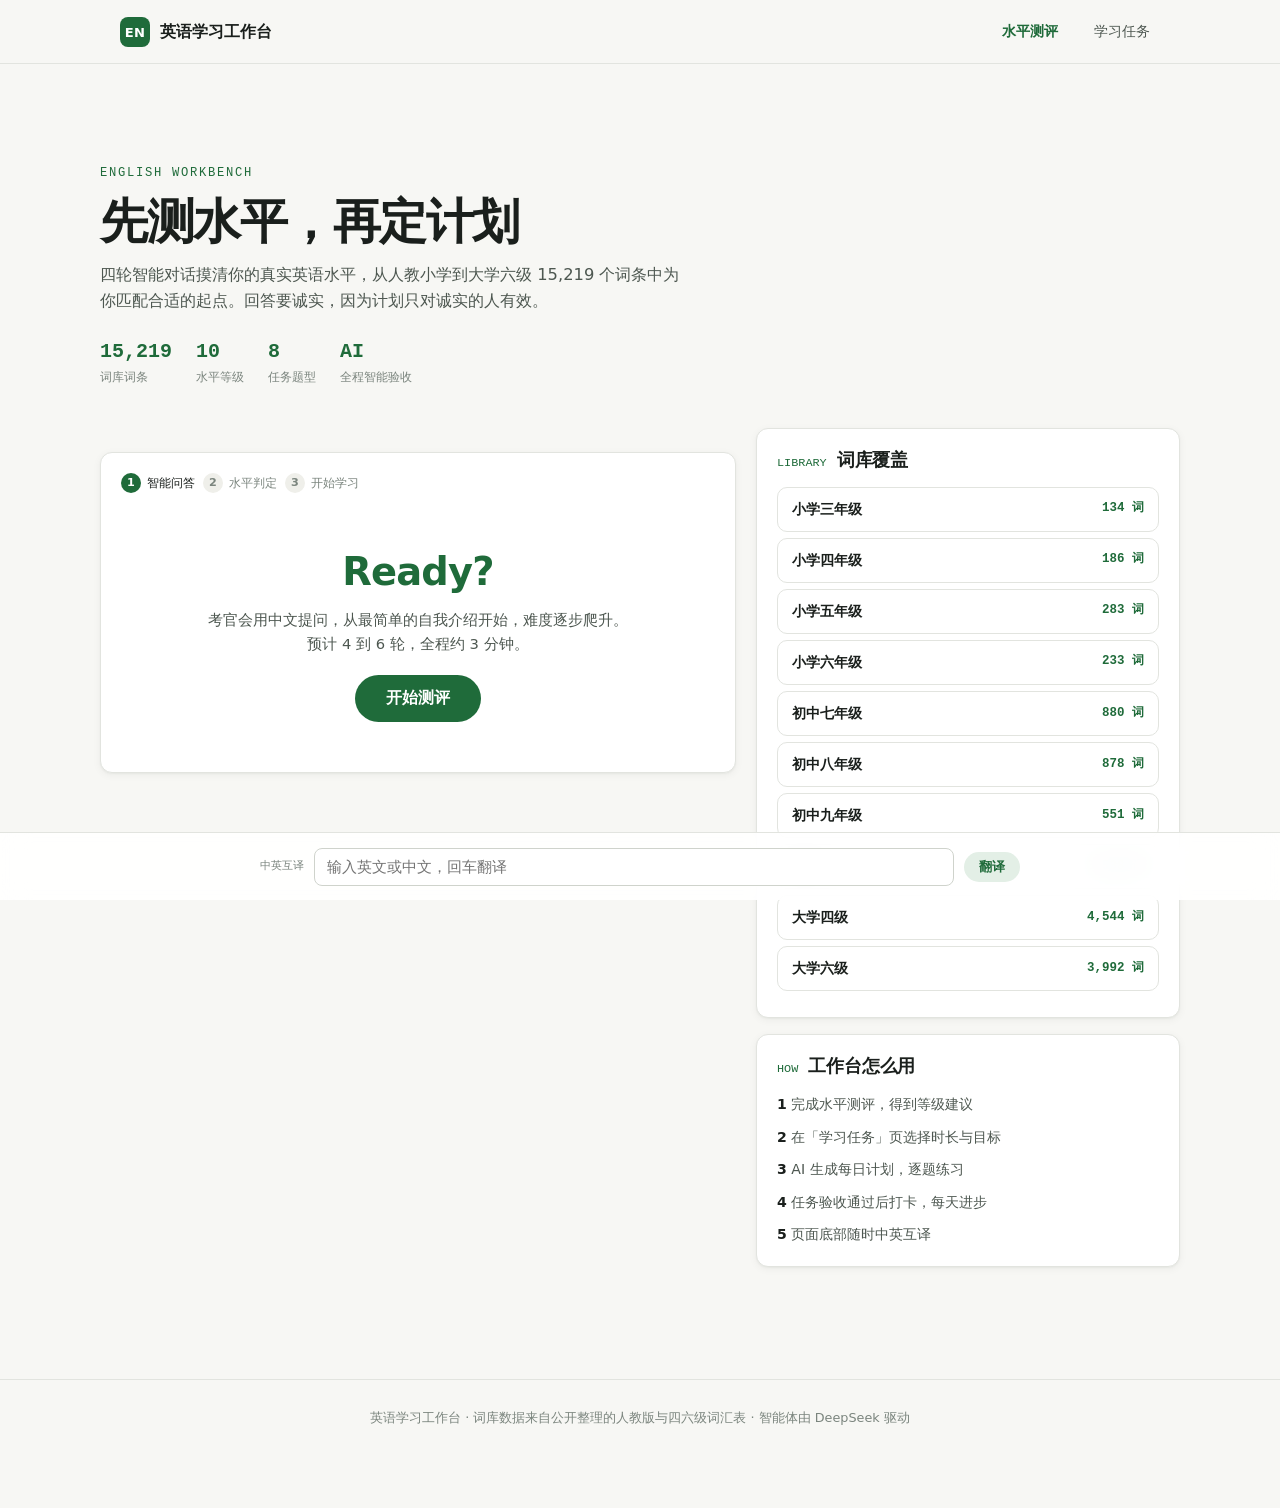
<file: index.html>
<!DOCTYPE html>
<html lang="zh-CN">
<head>
<meta charset="UTF-8">
<meta name="viewport" content="width=device-width, initial-scale=1.0">
<title>英语学习工作台 · 水平测评</title>
<link rel="stylesheet" href="styles.css">
<style>
.hero {
  padding: 56px 0 32px;
  max-width: 720px;
}
.hero .eyebrow {
  font-family: var(--font-mono); font-size: .76rem;
  color: var(--accent); letter-spacing: .14em; text-transform: uppercase;
  margin-bottom: 12px;
}
.hero h1 { font-size: clamp(2rem, 5vw, 3rem); font-weight: 800; letter-spacing: -0.03em; line-height: 1.1; }
.hero .sub { margin-top: 14px; font-size: 1.02rem; }
.hero-meta { display: flex; gap: 24px; margin-top: 22px; flex-wrap: wrap; }
.hero-meta .stat { display: flex; flex-direction: column; }
.hero-meta .stat b { font-family: var(--font-mono); font-size: 1.25rem; color: var(--accent); }
.hero-meta .stat span { font-size: .76rem; color: var(--ink-3); }

/* 测评流程卡片 */
.step-card { margin-top: 24px; }
.steps { display: flex; gap: 8px; margin-bottom: 18px; flex-wrap: wrap; }
.step-dot { display: flex; align-items: center; gap: 6px; font-size: .78rem; color: var(--ink-3); }
.step-dot .n {
  width: 20px; height: 20px; border-radius: 50%; display: grid; place-items: center;
  background: var(--bg-inset); font-size: .7rem; font-weight: 700;
}
.step-dot.on { color: var(--ink); }
.step-dot.on .n { background: var(--accent); color: #fff; }
.step-dot.done .n { background: var(--accent-soft); color: var(--accent); }

/* 测评入口 */
.assess-start { text-align: center; padding: 30px 10px; }
.assess-start .big { font-size: 2.4rem; font-weight: 800; color: var(--accent); letter-spacing: -0.02em; margin-bottom: 6px; }
.assess-start p { color: var(--ink-2); font-size: .92rem; max-width: 420px; margin: 0 auto 20px; }

/* 结果区 */
.result-wrap { margin-top: 20px; }

/* 右侧: 学情概览 */
.side-stack { display: flex; flex-direction: column; gap: 16px; }

/* 词库悬浮按钮 */
.lib-btn {
  display: flex; align-items: center; justify-content: space-between;
  padding: 10px 14px; margin-bottom: 6px;
  background: var(--bg-elevated);
  border: 1px solid var(--line);
  border-radius: 10px;
  text-decoration: none;
  transition: all .18s ease;
}
.lib-btn:hover {
  border-color: var(--accent);
  background: var(--accent-softer);
  transform: translateY(-1px);
  box-shadow: 0 2px 10px rgba(31, 107, 58, .12);
}
.lib-btn .lib-name { color: var(--ink); font-size: .9rem; font-weight: 600; }
.lib-btn .lib-count { font-family: var(--font-mono); font-size: .78rem; color: var(--accent); font-weight: 700; }
.lib-btn:hover .lib-count { color: var(--accent-strong); }

@media (min-width: 860px) {
  .hero { padding: 72px 0 40px; }
}
</style>
</head>
<body>

<nav class="nav">
  <div class="container nav-inner">
    <div class="brand"><span class="brand-mark">EN</span>英语学习工作台</div>
    <div class="nav-spacer"></div>
    <a class="nav-link active" href="index.html">水平测评</a>
    <a class="nav-link" href="study.html">学习任务</a>
    <span id="navLevel" class="badge-level" style="display:none"></span>
  </div>
</nav>

<main class="container page">

  <!-- Hero -->
  <section class="hero">
    <div class="eyebrow">English Workbench</div>
    <h1>先测水平，再定计划</h1>
    <p class="sub">四轮智能对话摸清你的真实英语水平，从人教小学到大学六级 15,219 个词条中为你匹配合适的起点。回答要诚实，因为计划只对诚实的人有效。</p>
    <div class="hero-meta">
      <div class="stat"><b>15,219</b><span>词库词条</span></div>
      <div class="stat"><b>10</b><span>水平等级</span></div>
      <div class="stat"><b>8</b><span>任务题型</span></div>
      <div class="stat"><b>AI</b><span>全程智能验收</span></div>
    </div>
  </section>

  <div class="grid g2" style="align-items:start">

    <!-- 左: 测评主流程 -->
    <div>
      <section class="card step-card" id="assessCard">
        <div class="steps" id="steps">
          <div class="step-dot on" data-step="1"><span class="n">1</span>智能问答</div>
          <div class="step-dot" data-step="2"><span class="n">2</span>水平判定</div>
          <div class="step-dot" data-step="3"><span class="n">3</span>开始学习</div>
        </div>

        <!-- 起始 -->
        <div id="assessStart">
          <div class="assess-start">
            <div class="big">Ready?</div>
            <p>考官会用中文提问，从最简单的自我介绍开始，难度逐步爬升。预计 4 到 6 轮，全程约 3 分钟。</p>
            <button class="btn btn-primary btn-lg" onclick="startAssess()">开始测评</button>
          </div>
        </div>

        <!-- 对话 -->
        <div id="assessChat" style="display:none">
          <div class="chat" id="chatBox"></div>
          <div class="chat-input-row">
            <input class="input" id="chatInput" placeholder="输入你的回答，回车发送" onkeydown="if(event.key==='Enter')sendAnswer()">
            <button class="btn btn-primary" id="sendBtn" onclick="sendAnswer()">发送</button>
          </div>
          <div style="margin-top:10px; text-align:right">
            <button class="btn btn-ghost btn-sm" onclick="finishAssess()">直接出结果</button>
          </div>
        </div>

        <!-- 结果 -->
        <div id="assessResult" style="display:none"></div>
      </section>

      <div id="assessError"></div>
    </div>

    <!-- 右: 学情概览 -->
    <aside class="side-stack">
      <section class="card">
        <div class="section-title"><span class="idx">LIBRARY</span><h2>词库覆盖</h2></div>
        <div id="levelStats"><div class="loading-block"><span class="spinner"></span>加载词库统计</div></div>
      </section>
      <section class="card">
        <div class="section-title"><span class="idx">HOW</span><h2>工作台怎么用</h2></div>
        <div style="display:flex;flex-direction:column;gap:10px;font-size:.88rem;color:var(--ink-2)">
          <div><b style="color:var(--ink)">1</b> 完成水平测评，得到等级建议</div>
          <div><b style="color:var(--ink)">2</b> 在「学习任务」页选择时长与目标</div>
          <div><b style="color:var(--ink)">3</b> AI 生成每日计划，逐题练习</div>
          <div><b style="color:var(--ink)">4</b> 任务验收通过后打卡，每天进步</div>
          <div><b style="color:var(--ink)">5</b> 页面底部随时中英互译</div>
        </div>
      </section>
    </aside>
  </div>

</main>

<!-- 底部翻译栏 -->
<div class="translate-bar">
  <div class="translate-inner">
    <span class="translate-dir">中英互译</span>
    <input class="input" id="transInput" placeholder="输入英文或中文，回车翻译" onkeydown="if(event.key==='Enter')doTranslate()">
    <button class="btn btn-soft btn-sm" onclick="doTranslate()">翻译</button>
  </div>
  <div class="translate-result" id="transResult">
    <div class="t-text" id="transSrc"></div>
    <div class="t-out" id="transOut"></div>
  </div>
</div>

<footer class="footer">英语学习工作台 · 词库数据来自公开整理的人教版与四六级词汇表 · 智能体由 DeepSeek 驱动</footer>

<script src="app.js"></script>
<script>
let chatHistory = [];
let assessing = false;
let navLevelEl = $("#navLevel");

// 载入词库概览
loadLevelIndex().then(d => {
  const stats = d.levels || {};
  const ls = $("#levelStats");
  ls.innerHTML = Object.entries(stats).map(([k, v]) => `
    <a class="lib-btn" href="words.html?level=${k}" title="点击浏览 ${v.name} 词库">
      <span class="lib-name">${v.name}</span>
      <span class="lib-count">${v.count.toLocaleString()} 词</span>
    </a>`).join("");
}).catch(() => { $("#levelStats").innerHTML = '<div class="empty">词库加载失败</div>'; });

// 已有水平则显示
{
  const st = loadState();
  if (st.user && st.user.level_name) {
    navLevelEl.textContent = "当前 " + st.user.level_name;
    navLevelEl.style.display = "inline-block";
  }
}

function addMsg(role, text) {
  const box = $("#chatBox");
  const div = document.createElement("div");
  div.className = "msg " + (role === "ai" ? "ai" : "me");
  div.textContent = text;
  box.appendChild(div);
  box.scrollTop = box.scrollHeight;
  return div;
}
function addTyping() {
  const box = $("#chatBox");
  const div = document.createElement("div");
  div.className = "msg ai typing";
  div.textContent = "思考中";
  box.appendChild(div);
  box.scrollTop = box.scrollHeight;
  return div;
}

function startAssess() {
  $("#assessStart").style.display = "none";
  $("#assessChat").style.display = "block";
  $("#chatInput").focus();
  assessing = true;
  setStep(1);
  askAI();
}

function setStep(n) {
  document.querySelectorAll(".step-dot").forEach(el => {
    const s = parseInt(el.dataset.step);
    el.classList.toggle("on", s === n);
    el.classList.toggle("done", s < n);
  });
}

async function askAI() {
  $("#sendBtn").disabled = true;
  $("#chatInput").disabled = true;
  const typing = addTyping();
  try {
    const d = await ai("/api/assess", { messages: chatHistory, final: false });
    typing.remove();
    if (d.reply) {
      addMsg("ai", d.reply);
      chatHistory.push({ role: "assistant", content: d.reply });
    }
  } catch (e) {
    typing.textContent = "AI 服务错误: " + (e.message || e);
  }
  $("#sendBtn").disabled = false;
  $("#chatInput").disabled = false;
  $("#chatInput").focus();
}

async function sendAnswer() {
  const input = $("#chatInput");
  const text = input.value.trim();
  if (!text) return;
  input.value = "";
  addMsg("me", text);
  chatHistory.push({ role: "user", content: text });
  await askAI();
}

async function finishAssess() {
  if (!chatHistory.length) {
    addMsg("ai", "我们还没开始对话。先回答第一题，或直接点「开始测评」重新开始。");
    return;
  }
  setStep(2);
  $("#sendBtn").disabled = true;
  $("#chatInput").disabled = true;
  const typing = addTyping();
  typing.textContent = "正在判定你的水平";
  try {
    const d = await ai("/api/assess", { messages: chatHistory, final: true });
    typing.remove();
    if (d.result) {
      renderResult(d.result);
      const st = loadState();
      st.user.level = d.result.level;
      st.user.level_name = d.result.level_name;
      st.user.assessed_at = new Date().toISOString();
      saveState(st);
    }
  } catch (e) {
    typing.textContent = "AI 服务错误: " + (e.message || e);
  }
  $("#sendBtn").disabled = false;
  $("#chatInput").disabled = false;
}

function renderResult(r) {
  const wrap = $("#assessResult");
  const strengths = (r.strengths || []).map(s => '<span class="pill ok">' + s + "</span>").join("");
  const weaks = (r.weaknesses || []).map(w => '<span class="pill warn">' + w + "</span>").join("");
  const tasks = (r.recommended_tasks || []).map(t => '<span class="pill">' + t + "</span>").join("");
  wrap.style.display = "block";
  wrap.innerHTML = `
    <div class="result-hero">
      <div style="font-size:.8rem;color:var(--ink-2);margin-bottom:4px">测评结果</div>
      <div class="result-level">${r.level_name || "未定"}</div>
      <p style="margin-top:8px;font-size:.92rem;color:var(--ink-2)">${r.summary || ""}</p>
      ${strengths ? '<div class="pill-row"><span style="font-size:.78rem;color:var(--ink-3);align-self:center">优势</span>' + strengths + "</div>" : ""}
      ${weaks ? '<div class="pill-row"><span style="font-size:.78rem;color:var(--ink-3);align-self:center">短板</span>' + weaks + "</div>" : ""}
      ${tasks ? '<div class="pill-row"><span style="font-size:.78rem;color:var(--ink-3);align-self:center">建议</span>' + tasks + "</div>" : ""}
      <div style="margin-top:18px;display:flex;gap:10px;flex-wrap:wrap">
        <button class="btn btn-primary" onclick="goStudy('${r.level || "cet4"}')">按此水平布置任务</button>
        <button class="btn btn-ghost" onclick="restartAssess()">重新测评</button>
      </div>
    </div>`;
  setStep(3);
  navLevelEl.textContent = "当前 " + (r.level_name || "");
  navLevelEl.style.display = "inline-block";
}

function restartAssess() {
  chatHistory = [];
  $("#assessResult").innerHTML = "";
  $("#assessResult").style.display = "none";
  $("#chatBox").innerHTML = "";
  $("#assessChat").style.display = "none";
  $("#assessStart").style.display = "block";
  setStep(1);
}

function goStudy(level) {
  window.location.href = "study.html?level=" + level;
}

// ---- 翻译栏 ----
const transResult = $("#transResult");
async function doTranslate() {
  const input = $("#transInput");
  const text = input.value.trim();
  if (!text) return;
  transResult.classList.remove("show");
  try {
    const d = await translate(text);
    if (d.translated) {
      $("#transSrc").textContent = (d.direction === "zh2en" ? "中译英" : "英译中") + " · " + text;
      $("#transOut").textContent = d.translated;
      transResult.classList.add("show");
    }
  } catch (e) {
    $("#transOut").textContent = "翻译失败: " + (e.message || e);
    $("#transSrc").textContent = "";
    transResult.classList.add("show");
  }
}
// 点击其他区域收起翻译结果
document.addEventListener("click", (e) => {
  if (!e.target.closest(".translate-bar") && !e.target.closest(".translate-result")) {
    transResult.classList.remove("show");
  }
});
</script>
</body>
</html>
</file>
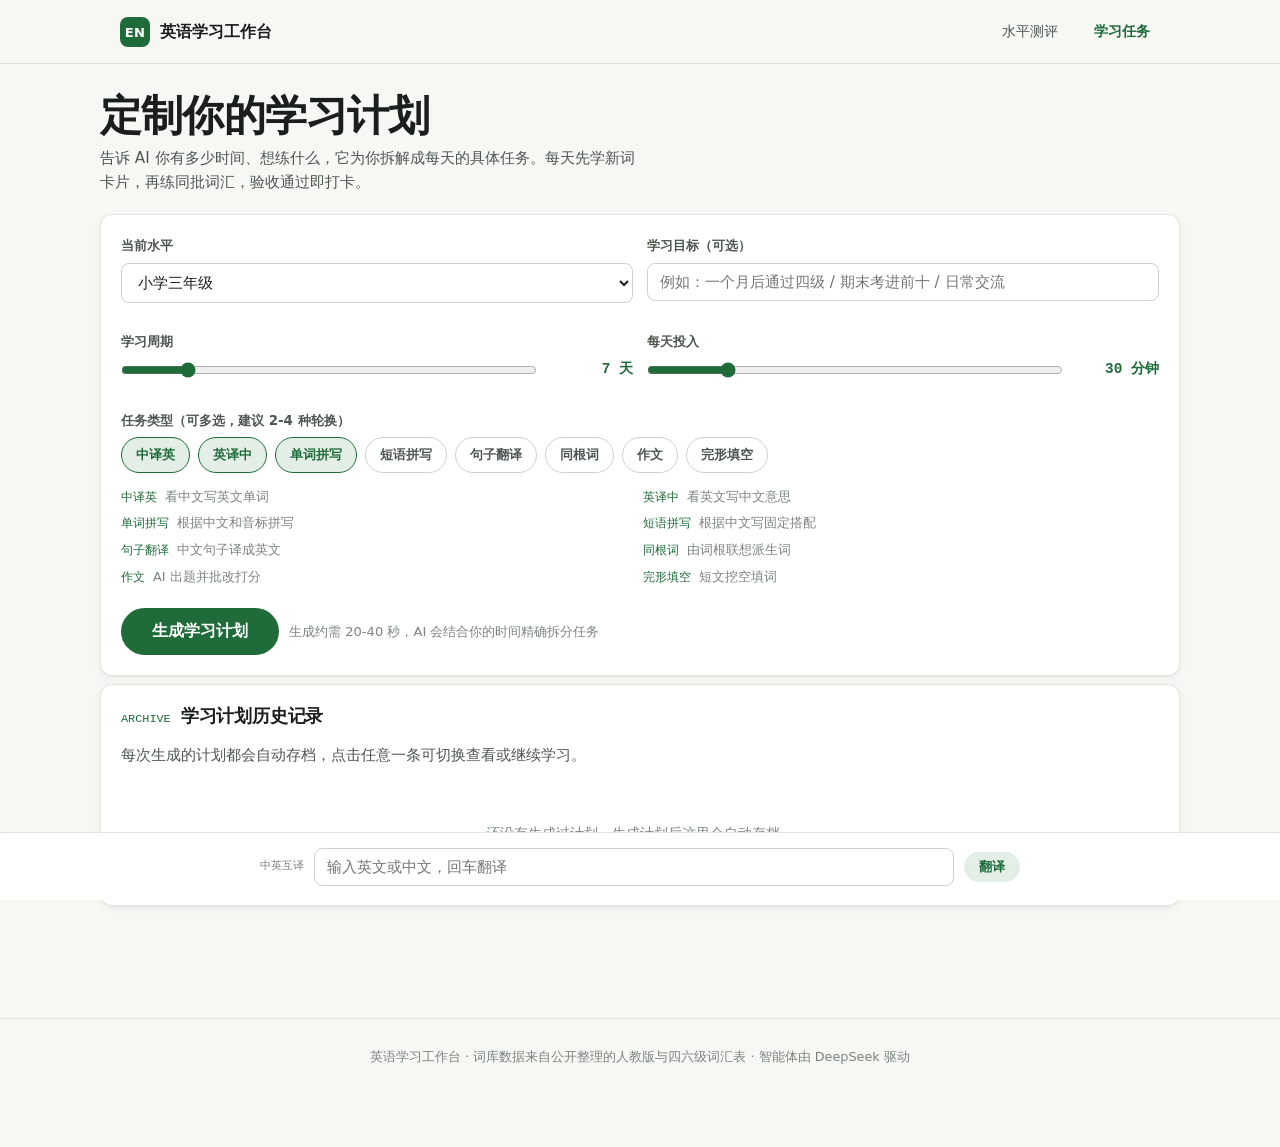
<file: study.html>
<!DOCTYPE html>
<html lang="zh-CN">
<head>
<meta charset="UTF-8">
<meta name="viewport" content="width=device-width, initial-scale=1.0">
<title>英语学习工作台 · 学习任务</title>
<link rel="stylesheet" href="styles.css">
<style>
/* 计划头部 */
.plan-hero {
  background: linear-gradient(135deg, var(--accent-soft), var(--accent-softer));
  border: 1px solid color-mix(in srgb, var(--accent) 30%, transparent);
  border-radius: var(--radius-card);
  padding: 20px 24px;
  margin-bottom: 20px;
}
.plan-hero h2 { font-size: 1.25rem; font-weight: 750; }
.plan-hero .meta { color: var(--ink-2); font-size: .86rem; margin-top: 6px; display: flex; gap: 16px; flex-wrap: wrap; }
.plan-hero .meta b { color: var(--accent); }

/* 设置区 */
.setup-grid { display: grid; grid-template-columns: 1fr; gap: 14px; }
@media (min-width: 720px) {
  .setup-grid { grid-template-columns: 1fr 1fr; }
  .setup-full { grid-column: 1 / -1; }
}
.range-row { display: flex; align-items: center; gap: 12px; }
.range-row input[type=range] { flex: 1; accent-color: var(--accent); }
.range-val { font-family: var(--font-mono); font-size: .9rem; font-weight: 700; color: var(--accent); min-width: 84px; text-align: right; }

/* 任务类型说明 */
.type-legend { display: grid; grid-template-columns: 1fr; gap: 6px; margin-top: 8px; font-size: .8rem; color: var(--ink-3); }
@media (min-width: 720px) { .type-legend { grid-template-columns: 1fr 1fr; } }
.type-legend div { display: flex; gap: 8px; align-items: baseline; }
.type-legend code { font-family: var(--font-mono); font-size: .74rem; color: var(--accent); }

/* 阶段条 */
.phase-row { display: flex; gap: 8px; margin-bottom: 18px; flex-wrap: wrap; }
.phase {
  flex: 1; min-width: 120px;
  display: flex; align-items: center; gap: 10px;
  padding: 10px 14px; border-radius: var(--radius-card);
  border: 1px solid var(--line-strong); background: var(--bg-elevated);
  font-size: .86rem; color: var(--ink-3);
}
.phase .pn {
  width: 24px; height: 24px; border-radius: 50%; flex: 0 0 24px;
  display: grid; place-items: center; font-size: .74rem; font-weight: 700;
  background: var(--bg-inset);
}
.phase.on { border-color: var(--accent); color: var(--ink); }
.phase.on .pn { background: var(--accent); color: #fff; }
.phase.done { border-color: color-mix(in srgb, var(--ok) 45%, transparent); color: var(--ok); }
.phase.done .pn { background: var(--ok-bg); color: var(--ok); }
.phase .pl { font-weight: 650; }
.phase .ps { display: block; font-size: .72rem; color: var(--ink-3); }

/* 学习卡片 */
.learn-grid { display: grid; grid-template-columns: 1fr; gap: 14px; }
@media (min-width: 720px) { .learn-grid { grid-template-columns: 1fr 1fr; } }
.learn-card {
  background: var(--bg-elevated); border: 1px solid var(--line);
  border-radius: var(--radius-card); padding: 16px; cursor: pointer;
  transition: border-color .18s ease, box-shadow .18s ease;
}
.learn-card:hover { border-color: var(--accent); box-shadow: var(--shadow-1); }
.learn-card .lc-top { display: flex; align-items: center; gap: 8px; margin-bottom: 6px; }
.learn-card .lc-word { font-size: 1.35rem; font-weight: 800; letter-spacing: -0.01em; flex: 1; }
.learn-card .lc-phonetic { font-family: var(--font-mono); font-size: .82rem; color: var(--ink-2); }
.learn-card .lc-pos { font-size: .74rem; color: var(--ink-3); }
.learn-card .lc-cn { font-size: .92rem; margin: 4px 0 10px; min-height: 22px; }
.learn-card .lc-hidden { display: none; }
.learn-card.flipped .lc-hidden { display: block; }
.learn-card.flipped { border-color: var(--accent); }
.learn-card.flipped .lc-front { display: none; }
.learn-detail { font-size: .8rem; color: var(--ink-2); margin-top: 6px; line-height: 1.7; }
.learn-detail b { color: var(--ink); font-weight: 650; }
.learn-detail .phrase-item { display: block; }
.learn-detail .sent-item { display: block; margin-top: 2px; }
.learn-detail .rem { display: block; margin-top: 6px; padding: 8px 10px; background: var(--accent-softer); border-radius: 6px; color: var(--ink); font-size: .78rem; border-left: 3px solid var(--accent); }
.learn-card .lc-hint { font-size: .72rem; color: var(--ink-3); margin-top: 10px; }

/* 学习卡评分条 */
.learn-rate { display: flex; gap: 8px; margin-top: 10px; }
.rate-btn { flex: 1; border: 1px solid var(--line-strong); background: var(--bg-elevated); border-radius: 8px; padding: 8px 0; font-size: .82rem; cursor: pointer; transition: all .15s ease; }
.rate-btn:hover { transform: translateY(-1px); }
.rate-btn.good { color: var(--ok); }
.rate-btn.good:hover, .rate-btn.good.sel { background: var(--ok-bg); border-color: var(--ok); font-weight: 650; }
.rate-btn.hard { color: var(--warn); }
.rate-btn.hard:hover, .rate-btn.hard.sel { background: var(--warn-bg); border-color: var(--warn); font-weight: 650; }
.rate-btn.again { color: var(--bad); }
.rate-btn.again:hover, .rate-btn.again.sel { background: var(--bad-bg); border-color: var(--bad); font-weight: 650; }
.rate-btn:disabled { opacity: .5; cursor: default; transform: none; }

/* 发音按钮 */
.speak-btn {
  border: 1px solid var(--line-strong); background: var(--bg-elevated);
  border-radius: 50%; width: 34px; height: 34px; flex: 0 0 34px;
  display: grid; place-items: center; cursor: pointer; font-size: .9rem;
  color: var(--accent); transition: all .15s ease;
}
.speak-btn:hover { background: var(--accent-soft); border-color: var(--accent); }

/* 进度 */
.learn-progress { display: flex; align-items: center; gap: 10px; margin-bottom: 14px; }
.learn-progress .bar { flex: 1; height: 6px; background: var(--bg-inset); border-radius: 3px; overflow: hidden; }
.learn-progress .bar i { display: block; height: 100%; background: var(--accent); border-radius: 3px; transition: width .3s ease; }
.learn-progress .pct { font-family: var(--font-mono); font-size: .78rem; color: var(--accent); }

/* 作文要求 */
.writing-req {
  background: var(--accent-softer);
  border: 1px solid color-mix(in srgb, var(--accent) 25%, transparent);
  border-left: 3px solid var(--accent);
  border-radius: var(--radius-input);
  padding: 10px 14px;
  margin-bottom: 10px;
  font-size: .85rem;
  color: var(--ink-2);
  line-height: 1.8;
}
.writing-req div { color: var(--ink); }
.writing-req div::first-letter { color: var(--accent); font-weight: 700; }

/* 练习区 */
.quiz-toolbar { display: flex; align-items: center; gap: 10px; margin-bottom: 14px; flex-wrap: wrap; }
.quiz-toolbar .spacer { flex: 1; }
.cloze-passage {
  background: var(--bg-inset); border: 1px solid var(--line);
  border-radius: var(--radius-input); padding: 14px 16px;
  font-size: .95rem; line-height: 2; margin-bottom: 10px; white-space: pre-wrap;
}
.cloze-blanks { display: grid; grid-template-columns: 1fr; gap: 8px; }
@media (min-width: 720px) { .cloze-blanks { grid-template-columns: 1fr 1fr; } }
.cloze-blank { display: flex; align-items: center; gap: 8px; }
.cloze-blank label { font-family: var(--font-mono); font-size: .78rem; color: var(--accent); flex: 0 0 52px; }
.cloze-blank input { flex: 1; }

/* 打卡日历 */
.cal { display: flex; gap: 8px; overflow-x: auto; padding: 4px 0 8px; }
.cal-day { flex: 0 0 46px; text-align: center; }
.cal-dot { width: 42px; height: 42px; margin: 0 auto 4px; border-radius: 12px; display: grid; place-items: center; font-family: var(--font-mono); font-size: .82rem; font-weight: 700; border: 1px solid var(--line-strong); color: var(--ink-2); }
.cal-dot.done { background: var(--ok-bg); border-color: color-mix(in srgb, var(--ok) 40%, transparent); color: var(--ok); }
.cal-dot.today { border-color: var(--accent); box-shadow: 0 0 0 2px color-mix(in srgb, var(--accent) 25%, transparent); }
.cal-day small { font-size: .64rem; color: var(--ink-3); }

/* 积分 / 等级 / 徽章 */
.score-hero { display: flex; align-items: center; gap: 14px; padding: 14px 18px; }
.score-num { font-family: var(--font-mono); font-size: 1.7rem; font-weight: 800; color: var(--accent); }
.score-lv { font-size: .92rem; font-weight: 700; }
.score-next { font-size: .74rem; color: var(--ink-3); }
.score-bar { height: 5px; background: var(--bg-inset); border-radius: 3px; overflow: hidden; margin-top: 6px; }
.score-bar i { display: block; height: 100%; background: var(--accent); }
.badge-list { display: flex; flex-wrap: wrap; gap: 8px; }
.badge-item { display: inline-flex; align-items: center; gap: 6px; font-size: .76rem; padding: 5px 12px; border-radius: var(--radius-pill); background: var(--accent-soft); color: var(--accent); border: 1px solid color-mix(in srgb, var(--accent) 30%, transparent); }
.badge-item.locked { background: var(--bg-inset); color: var(--ink-3); border-color: var(--line); }

/* 复习区 */
.review-banner { display: flex; align-items: center; gap: 10px; padding: 10px 14px; background: var(--warn-bg); color: var(--warn); border-radius: var(--radius-input); font-size: .84rem; margin-bottom: 12px; }

.hidden { display: none !important; }
.fade-in { animation: rise .3s ease; }
</style>
</head>
<body>

<nav class="nav">
  <div class="container nav-inner">
    <div class="brand"><span class="brand-mark">EN</span>英语学习工作台</div>
    <div class="nav-spacer"></div>
    <a class="nav-link" href="index.html">水平测评</a>
    <a class="nav-link active" href="study.html">学习任务</a>
    <span id="navLevel" class="badge-level" style="display:none"></span>
  </div>
</nav>

<main class="container page">

  <!-- 第 1 步: 学习设置 -->
  <section id="setupSection">
    <h1 class="display" style="margin-bottom:6px">定制你的学习计划</h1>
    <p class="sub" style="margin-bottom:20px">告诉 AI 你有多少时间、想练什么，它为你拆解成每天的具体任务。每天先学新词卡片，再练同批词汇，验收通过即打卡。</p>

    <div class="card">
      <div class="setup-grid">
        <div class="field">
          <label for="selLevel">当前水平</label>
          <select class="select" id="selLevel"></select>
        </div>
        <div class="field">
          <label for="selGoal">学习目标（可选）</label>
          <input class="input" id="selGoal" placeholder="例如：一个月后通过四级 / 期末考进前十 / 日常交流">
        </div>
        <div class="field">
          <label>学习周期</label>
          <div class="range-row">
            <input type="range" id="selDays" min="3" max="30" value="7" oninput="updateRange('selDays','daysVal','天')">
            <span class="range-val" id="daysVal">7 天</span>
          </div>
        </div>
        <div class="field">
          <label>每天投入</label>
          <div class="range-row">
            <input type="range" id="selMin" min="10" max="120" step="5" value="30" oninput="updateRange('selMin','minVal','分钟')">
            <span class="range-val" id="minVal">30 分钟</span>
          </div>
        </div>
        <div class="field setup-full">
          <label>任务类型（可多选，建议 2-4 种轮换）</label>
          <div class="chips" id="typeChips">
            <label class="chip on"><input type="checkbox" value="cn2en" checked>中译英</label>
            <label class="chip on"><input type="checkbox" value="en2cn" checked>英译中</label>
            <label class="chip on"><input type="checkbox" value="spell" checked>单词拼写</label>
            <label class="chip"><input type="checkbox" value="phrase">短语拼写</label>
            <label class="chip"><input type="checkbox" value="sentence">句子翻译</label>
            <label class="chip"><input type="checkbox" value="relword">同根词</label>
            <label class="chip"><input type="checkbox" value="writing">作文</label>
            <label class="chip"><input type="checkbox" value="cloze">完形填空</label>
          </div>
          <div class="type-legend">
            <div><code>中译英</code><span>看中文写英文单词</span></div>
            <div><code>英译中</code><span>看英文写中文意思</span></div>
            <div><code>单词拼写</code><span>根据中文和音标拼写</span></div>
            <div><code>短语拼写</code><span>根据中文写固定搭配</span></div>
            <div><code>句子翻译</code><span>中文句子译成英文</span></div>
            <div><code>同根词</code><span>由词根联想派生词</span></div>
            <div><code>作文</code><span>AI 出题并批改打分</span></div>
            <div><code>完形填空</code><span>短文挖空填词</span></div>
          </div>
        </div>
      </div>
      <div style="display:flex;gap:10px;align-items:center;margin-top:6px">
        <button class="btn btn-primary btn-lg" id="btnPlan" onclick="genPlan()">生成学习计划</button>
        <span class="muted">生成约需 20-40 秒，AI 会结合你的时间精确拆分任务</span>
      </div>
      <div id="planError"></div>
    </div>
  </section>

  <!-- 第 2 步: 计划视图 -->
  <section id="planSection" class="hidden">
    <div style="display:flex;align-items:center;gap:10px;margin-bottom:14px;flex-wrap:wrap">
      <h1 class="display" style="flex:1;font-size:1.5rem">我的学习计划</h1>
      <button class="btn btn-ghost btn-sm" onclick="showSetup()">重新定制计划</button>
    </div>
    <div id="planHero"></div>

    <div class="grid g2" style="align-items:start">
      <!-- 左: 计划天数 + 学习流程 -->
      <div>
        <section class="card">
          <div class="section-title"><span class="idx">PLAN</span><h2>每日计划</h2></div>
          <div class="daytabs" id="dayTabs"></div>
          <div id="dayDetail">
            <div class="empty">选择一个日期查看任务</div>
          </div>
        </section>
      </div>
      <!-- 右: 积分 + 打卡 -->
      <aside class="side-stack">
        <section class="card">
          <div class="section-title"><span class="idx">SCORE</span><h2>学习积分</h2></div>
          <div id="scoreBox"><div class="empty">学习并打卡后获得积分</div></div>
        </section>
        <section class="card">
          <div class="section-title"><span class="idx">BADGES</span><h2>成就徽章</h2></div>
          <div id="badgeBox"><div class="empty">完成挑战解锁徽章</div></div>
        </section>
        <section class="card">
          <div class="section-title"><span class="idx">CHECK-IN</span><h2>打卡记录</h2></div>
          <div id="checkinBox"><div class="empty">完成一天任务并通过验收后，即可打卡</div></div>
        </section>
        <section class="card">
          <div class="section-title"><span class="idx">STREAK</span><h2>连续打卡</h2></div>
          <div class="checkin-card">
            <div class="checkin-stamp done" id="streakIcon">天</div>
            <div>
              <div class="streak" id="streakNum">0 天</div>
              <div class="muted">坚持是学习唯一的捷径</div>
            </div>
          </div>
        </section>
        <section class="card">
          <div class="section-title"><span class="idx">HISTORY</span><h2>历史计划</h2></div>
          <div id="historyBox"><div class="empty">每次生成计划都会拍快照保存</div></div>
        </section>
        <section class="card">
          <div class="section-title"><span class="idx">TOOLS</span><h2>工具</h2></div>
          <div style="display:flex;flex-direction:column;gap:8px">
            <button class="btn btn-ghost btn-sm" onclick="resetPlans()">重置计划与打卡</button>
            <button class="btn btn-ghost btn-sm" onclick="location.href='/'">重新测评水平</button>
          </div>
        </section>
      </aside>
    </div>
  </section>

  <!-- 底部: 学习计划历史记录 -->
  <section id="historySection" class="hidden">
    <div class="card" style="margin-top:8px">
      <div class="section-title"><span class="idx">ARCHIVE</span><h2>学习计划历史记录</h2></div>
      <p class="sub" style="margin-bottom:14px">每次生成的计划都会自动存档，点击任意一条可切换查看或继续学习。</p>
      <div id="historyList"><div class="loading-block"><span class="spinner"></span>加载历史</div></div>
    </div>
  </section>

</main>

<!-- 底部翻译栏 -->
<div class="translate-bar">
  <div class="translate-inner">
    <span class="translate-dir">中英互译</span>
    <input class="input" id="transInput" placeholder="输入英文或中文，回车翻译" onkeydown="if(event.key==='Enter')doTranslate()">
    <button class="btn btn-soft btn-sm" onclick="doTranslate()">翻译</button>
  </div>
  <div class="translate-result" id="transResult">
    <div class="t-text" id="transSrc"></div>
    <div class="t-out" id="transOut"></div>
  </div>
</div>

<footer class="footer">英语学习工作台 · 词库数据来自公开整理的人教版与四六级词汇表 · 智能体由 DeepSeek 驱动</footer>

<script src="app.js"></script>
<script>
let state = null;
let curPlanId = null;
let curDay = 1;
let dayData = null;
let dayQuiz = [];
let rateMap = {};
let curLevelCache = {};  // 当前计划级别词缓存

const TYPE_NAMES = { cn2en: "中译英", en2cn: "英译中", spell: "单词拼写", phrase: "短语拼写", sentence: "句子翻译", relword: "同根词", writing: "作文", cloze: "完形填空" };
const ALL_BADGES = [
  ["first_checkin", "初次打卡"], ["streak3", "三日之约"], ["streak7", "一周坚持"],
  ["perfect_day", "完美一天"], ["first_writing", "提笔成章"],
  ["vocab100", "词汇破百"], ["vocab300", "词汇三百"], ["cloze_master", "完形高手"],
];

(async function init() {
  const qs = new URLSearchParams(location.search);
  const preLevel = qs.get("level");
  try {
    const d = await loadLevelIndex();
    const sel = $("#selLevel");
    sel.innerHTML = Object.entries(d.levels || LEVELS).map(([k, v]) =>
      `<option value="${k}" ${k === preLevel ? "selected" : ""}>${v.name || v}</option>`).join("");
    if (preLevel && !state) {} // 水平从测评页带来, 后端判定过
  } catch (e) {}
  state = loadState();
  if (state.user && state.user.level_name) {
    $("#navLevel").textContent = "当前 " + state.user.level_name;
    $("#navLevel").style.display = "inline-block";
  }
  // 恢复计划: 用当前激活计划 (最新生成的)
  const planIds = Object.keys(state.plans || {});
  if (planIds.length) {
    const latest = planIds.sort().reverse()[0];
    curPlanId = latest;
    $("#setupSection").classList.add("hidden");
    showPlan(state.plans[latest]);
  }
  renderScore();
  renderCheckins();
  loadHistory();

  // chips 点击切换
  document.querySelectorAll("#typeChips input").forEach(inp => {
    inp.addEventListener("change", () => {
      inp.closest(".chip").classList.toggle("on", inp.checked);
    });
  });
})();

function updateRange(id, labelId, unit) {
  document.getElementById(labelId).textContent = document.getElementById(id).value + " " + unit;
}
function getSelectedTypes() { return [...document.querySelectorAll("#typeChips input:checked")].map(i => i.value); }

// ---------- 生成计划 ----------
async function genPlan() {
  const level = $("#selLevel").value;
  const days = parseInt($("#selDays").value);
  const minutes = parseInt($("#selMin").value);
  const goal = $("#selGoal").value.trim();
  const types = getSelectedTypes();
  if (!types.length) { $("#planError").innerHTML = '<div class="error-banner">请至少选择一种任务类型</div>'; return; }
  $("#planError").innerHTML = "";
  $("#btnPlan").disabled = true;
  $("#btnPlan").textContent = "AI 生成中...";
  try {
    const idx = await loadLevelIndex();
    const cnt = (idx.levels && idx.levels[level] && idx.levels[level].count) || 4000;
    const d = await ai("/api/plan", { level, days, minutes_per_day: minutes, task_types: types, goal, word_count: cnt });
    if (d.plan_id && d.plan) {
      curPlanId = d.plan_id;
      const planObj = { created: new Date().toISOString(), level, days, minutes_per_day: minutes, task_types: types, goal, plan: d.plan, completion: {} };
      state.plans[curPlanId] = planObj;
      // 快照历史
      state.plan_history = state.plan_history || [];
      state.plan_history.unshift({ plan_id: curPlanId, created: planObj.created, level, level_name: LEVELS[level] || level, days, minutes_per_day: minutes, task_types: types, goal, plan_title: d.plan.plan_title || "学习计划", plan: d.plan });
      if (state.plan_history.length > 50) state.plan_history = state.plan_history.slice(0, 50);
      saveState(state);
      showPlan(planObj);
      renderCheckins();
      loadHistory();
      $("#planSection").classList.remove("hidden");
      $("#planSection").scrollIntoView({ behavior: "smooth", block: "start" });
    } else if (d.error) { $("#planError").innerHTML = '<div class="error-banner">' + d.error + "</div>"; }
  } catch (e) { $("#planError").innerHTML = '<div class="error-banner">AI 服务错误: ' + (e.message || e) + "</div>"; }
  $("#btnPlan").disabled = false;
  $("#btnPlan").textContent = "生成学习计划";
}

// ---------- 展示计划 ----------
function showPlan(planObj) {
  $("#planSection").classList.remove("hidden");
  const plan = planObj.plan || planObj;
  const days = plan.daily_plan || [];
  const level = planObj.level || "cet4";
  const levelName = LEVELS[level] || level;
  $("#planHero").innerHTML = `
    <div class="plan-hero">
      <h2>${esc(plan.plan_title || "学习计划")}</h2>
      <div class="meta">
        <span>水平 <b>${levelName}</b></span>
        <span>周期 <b>${planObj.days || days.length} 天</b></span>
        <span>每天 <b>${planObj.minutes_per_day || 30} 分钟</b></span>
        ${planObj.goal ? "<span>目标 <b>" + esc(planObj.goal) + "</b></span>" : ""}
      </div>
    </div>`;
  const tabs = days.map((d, i) => {
    const dn = i + 1;
    const done = (state.checkins && Object.values(state.checkins).some(c => c.some(x => x.plan_id === curPlanId && x.day === dn)));
    return `<div class="daytab ${dn === curDay ? "on" : ""}" onclick="selectDay(${dn})">
      Day ${dn}<small>${d.date || "第" + dn + "天"}</small></div>`;
  }).join("");
  $("#dayTabs").innerHTML = tabs;
  if (curDay > days.length) curDay = 1;
  selectDay(curDay, days);
}

async function selectDay(dn, daysOverride) {
  curDay = dn;
  document.querySelectorAll(".daytab").forEach((el, i) => el.classList.toggle("on", i + 1 === dn));
  const plan = (state.plans[curPlanId] || {}).plan || {};
  const days = daysOverride || plan.daily_plan || [];
  const meta = days[dn - 1] || {};
  $("#dayDetail").innerHTML = `<div class="loading-block"><span class="spinner"></span>正在加载 Day ${dn} 学习内容</div>`;
  try {
    const d = await buildDayTasks(dn, meta);
    dayData = d;
    dayQuiz = d.quiz || [];
    rateMap = {};
    renderLearnPhase(d);
  } catch (e) { $("#dayDetail").innerHTML = '<div class="error-banner">任务加载失败: ' + e.message + "</div>"; }
}

// ---------- 构建当天任务 (本地词库 + Worker 特殊题) ----------
async function buildDayTasks(day, meta) {
  const plan = state.plans[curPlanId] || {};
  const level = plan.level || "cet4";
  const learned = state.learned_words[curPlanId] || {};
  const today = todayStr();

  // 到期复习
  const due = dueWordsForLevel(level, learned, today);
  const learnCount = due.length ? 6 : 8;

  // 学习卡: 未学过的词
  const exclude = Object.keys(learned);
  let newWords = await pickWords(level, learnCount, exclude);
  if (newWords.length < learnCount) {
    const extra = await pickWords(level, learnCount - newWords.length);
    for (const w of extra) if (!newWords.some(x => x.w === w.w)) newWords.push(w);
  }
  const learnCards = newWords.map(w => ({
    word: w.w, usphone: w.us || "", pos: w.p || "", trans_cn: w.cn || "",
    phrases: (w.ph || []).map(p => ({ phrase: p.p, cn: p.c })),
    sentences: (w.se || []).map(s => ({ en: s.e, cn: s.c })),
    relwords: (w.re || []).map(r => ({ word: r })),
    rem_method: w.rm || "",
  }));
  // 复习卡 (从已学词找回完整信息)
  const reviewCards = [];
  if (due.length) {
    const all = await loadLevel(level);
    const byWord = {};
    all.forEach(w => { byWord[w.w] = w; });
    for (const word of due) {
      const w = byWord[word];
      if (!w) continue;
      reviewCards.push({
        word: w.w, usphone: w.us || "", pos: w.p || "", trans_cn: w.cn || "",
        phrases: (w.ph || []).map(p => ({ phrase: p.p, cn: p.c })),
        sentences: (w.se || []).map(s => ({ en: s.e, cn: s.c })),
        relwords: (w.re || []).map(r => ({ word: r })),
        rem_method: w.rm || "",
      });
    }
  }

  // 练习: 学习+复习词出题
  const quizSource = [...learnCards, ...reviewCards].map(card => ({
    w: card.word, cn: card.trans_cn, us: card.usphone, p: card.pos,
    ph: card.phrases.map(p => ({ p: p.phrase, c: p.cn })),
    se: card.sentences.map(s => ({ e: s.en, c: s.cn })),
    re: card.relwords.map(r => r.word),
  }));
  const taskTypes = (meta && meta.task_type_list) || plan.task_types || ["cn2en", "en2cn", "spell"];
  const vocabTypes = taskTypes.filter(t => ["cn2en","en2cn","spell","phrase","sentence","relword"].includes(t));
  const specialTypes = taskTypes.filter(t => ["writing","cloze"].includes(t));
  const vocabCount = specialTypes.length ? Math.max(2, 10 - 3 * specialTypes.length) : quizSource.length;
  const vocabTasks = makeVocabTasksFrom(quizSource, vocabTypes.length ? vocabTypes : ["cn2en","en2cn","spell"], Math.min(quizSource.length, vocabCount));

  // 特殊题 (Worker 命题)
  const specialTasks = [];
  const learnWords = [...learnCards, ...reviewCards].map(x => x.word);
  for (const stype of specialTypes) {
    try {
      const sp = await ai("/api/special", { level, task_type: stype, words: learnWords.slice(0, 8) });
      specialTasks.push(sp);
    } catch (e) {}
  }
  return { day, learn: learnCards, review: reviewCards, quiz: vocabTasks.concat(specialTasks), day_meta: meta || {}, level: LEVELS[level] || level };
}

// ---------- 阶段 1: 学习卡片 ----------
function renderLearnPhase(d) {
  const learn = d.learn || [];
  const review = d.review || [];
  const meta = d.day_meta || {};
  const focus = meta.focus ? `<div class="muted" style="margin-bottom:12px">今日重点：${esc(meta.focus)}</div>` : "";
  const reviewBanner = review.length
    ? `<div class="review-banner">复习 ${review.length} 个到期旧词（间隔重复），先复习再学新的</div>` : "";
  const allCards = [...review, ...learn];
  if (!allCards.length) {
    $("#dayDetail").innerHTML = '<div class="empty"><span class="big">无</span>这一天没有安排学习内容</div>';
    return;
  }
  $("#dayDetail").innerHTML = `
    ${focus}${reviewBanner}
    <div class="phase-row">
      <div class="phase on" id="phLearn"><span class="pn">1</span><div><span class="pl">学习</span><span class="ps">翻卡学词</span></div></div>
      <div class="phase" id="phQuiz"><span class="pn">2</span><div><span class="pl">练习</span><span class="ps">检验掌握</span></div></div>
      <div class="phase" id="phVerify"><span class="pn">3</span><div><span class="pl">验收</span><span class="ps">AI 批改打卡</span></div></div>
    </div>
    <div class="learn-progress">
      <span class="muted">学习进度</span><div class="bar"><i id="learnBar" style="width:0%"></i></div><span class="pct" id="learnPct">0/${allCards.length}</span>
    </div>
    <div class="learn-grid" id="learnGrid"></div>
    <div style="margin-top:16px;text-align:center">
      <button class="btn btn-primary btn-lg" id="btnStartQuiz" onclick="startQuiz()" disabled>完成学习，开始练习</button>
      <div class="muted" style="margin-top:6px">点卡片翻面查看释义，每个词点一个「认识/模糊/不认识」后自动进入下一张</div>
    </div>`;

  const grid = $("#learnGrid");
  allCards.forEach((card, i) => {
    const phr = (card.phrases || []).slice(0, 3).map(p =>
      `<span class="phrase-item"><b>${esc(p.phrase)}</b> ${esc(p.cn)}</span>`).join("");
    const sen = (card.sentences || []).slice(0, 2).map(s =>
      `<span class="sent-item">${esc(s.en)}<br><span style="color:var(--ink-3)">${esc(s.cn)}</span></span>`).join("");
    const rel = (card.relwords || []).slice(0, 4).map(r => `${r.word}`).join("、");
    const rem = card.rem_method ? `<span class="rem">记忆法：${esc(card.rem_method)}</span>` : "";
    const isReview = i < review.length;
    const el = document.createElement("div");
    el.className = "learn-card";
    el.dataset.wordKey = card.word;
    el.innerHTML = `
      <div class="lc-front">
        <div class="lc-top">
          <span class="lc-word">${esc(card.word)}</span>
          ${speakOk ? `<button class="speak-btn" data-say="${esc(card.word)}" onclick="event.stopPropagation();speak(this.dataset.say)">听</button>` : ""}
        </div>
        <div class="lc-phonetic">${esc(card.usphone || "")}</div>
        <div class="lc-cn">${esc((card.trans_cn || "").split("；")[0])}</div>
        <div class="lc-hint">${isReview ? "复习旧词 · " : "新词 · "}点卡片看完整释义与例句</div>
      </div>
      <div class="lc-hidden">
        <div class="lc-top">
          <span class="lc-word">${esc(card.word)}</span>
          ${speakOk ? `<button class="speak-btn" data-say="${esc(card.word)}" onclick="event.stopPropagation();speak(this.dataset.say)">听</button>` : ""}
        </div>
        <div class="lc-pos">${esc(card.pos || "")} · ${esc(card.usphone || "")}</div>
        <div class="learn-detail">
          <b>释义：</b>${esc(card.trans_cn || "")}<br>
          ${phr ? `<b>搭配：</b>${phr}<br>` : ""}
          ${sen ? `<b>例句：</b>${sen}<br>` : ""}
          ${rel ? `<b>同根：</b>${esc(rel)}<br>` : ""}
          ${rem}
        </div>
        <div class="lc-hint">这个词记住了吗？</div>
        <div class="learn-rate">
          <button class="rate-btn again" data-word="${esc(card.word)}" data-rating="again" onclick="rateCard(this)">不认识</button>
          <button class="rate-btn hard" data-word="${esc(card.word)}" data-rating="hard" onclick="rateCard(this)">模糊</button>
          <button class="rate-btn good" data-word="${esc(card.word)}" data-rating="good" onclick="rateCard(this)">认识</button>
        </div>
      </div>`;
    el.addEventListener("click", (e) => {
      if (e.target.closest(".rate-btn") || e.target.closest(".speak-btn")) return;
      el.classList.toggle("flipped");
    });
    if (rateMap[card.word]) {
      el.classList.add("flipped");
      const btns = el.querySelectorAll(".rate-btn");
      btns.forEach(b => { b.disabled = true; if (b.dataset.rating === rateMap[card.word]) b.classList.add("sel"); });
    }
    grid.appendChild(el);
  });
  updateLearnProgress();
  const btnQ = $("#btnStartQuiz");
  if (btnQ && Object.keys(rateMap).length >= allCards.length) {
    btnQ.disabled = false;
    btnQ.textContent = "开始练习（" + allCards.length + " 个词）";
  }
}

function updateLearnProgress() {
  const total = (dayData.learn || []).length + (dayData.review || []).length;
  const done = Object.keys(rateMap).length;
  $("#learnBar").style.width = (total ? (done / total * 100) : 0) + "%";
  $("#learnPct").textContent = done + "/" + total;
}

async function rateCard(btn) {
  const word = btn.dataset.word;
  const rating = btn.dataset.rating;
  if (rateMap[word]) return;
  rateMap[word] = rating;
  const card = btn.closest(".learn-card");
  card.querySelectorAll(".rate-btn").forEach(b => b.disabled = true);
  btn.classList.add("sel");
  updateLearnProgress();
  // 本地记录间隔重复
  const plan = state.plans[curPlanId] || {};
  const items = [{ word, rating, level: plan.level || "" }];
  recordStudyFeedback(state, curPlanId, items);
  saveState(state);
  setTimeout(() => {
    card.classList.remove("flipped");
    const cards = [...document.querySelectorAll("#learnGrid .learn-card")];
    const idx = cards.indexOf(card);
    const next = cards.slice(idx + 1).find(el => !rateMap[el.dataset.wordKey]);
    if (next) {
      next.scrollIntoView({ behavior: "smooth", block: "center" });
      setTimeout(() => next.classList.add("flipped"), 350);
    }
  }, 500);
  const total = (dayData.learn || []).length + (dayData.review || []).length;
  if (Object.keys(rateMap).length >= total) {
    const btnQ = $("#btnStartQuiz");
    if (btnQ) { btnQ.disabled = false; btnQ.textContent = "开始练习（" + total + " 个词）"; }
  }
}

// ---------- 阶段 2: 练习 ----------
function startQuiz() {
  const st2 = loadState();
  const learnedCount = Object.keys(rateMap).length;
  if (learnedCount > 0) {
    addPoints(st2, curPlanId, learnedCount * 2, "Day " + curDay + " 学习 " + learnedCount + " 个新词");
    saveState(st2);
    state = st2;
    renderScore();
  }
  setPhase(2);
  const meta = dayData.day_meta || {};
  const focus = meta.focus ? `<div class="muted" style="margin-bottom:12px">今日重点：${meta.focus}</div>` : "";
  if (!dayQuiz.length) {
    $("#dayDetail").innerHTML = `${focus}<div class="empty"><span class="big">无</span>这一天没有安排练习，直接验收打卡</div>`;
    return;
  }
  $("#dayDetail").innerHTML = `
    ${focus}
    <div class="phase-row">
      <div class="phase done" id="phLearn"><span class="pn">1</span><div><span class="pl">学习</span><span class="ps">翻卡学词</span></div></div>
      <div class="phase on" id="phQuiz"><span class="pn">2</span><div><span class="pl">练习</span><span class="ps">检验掌握</span></div></div>
      <div class="phase" id="phVerify"><span class="pn">3</span><div><span class="pl">验收</span><span class="ps">AI 批改打卡</span></div></div>
    </div>
    <div class="quiz-toolbar">
      <b style="font-size:.95rem">Day ${curDay} 练习</b>
      <span class="muted">${dayQuiz.length} 题 · 全部通过后可打卡</span>
      <div class="spacer"></div>
      <button class="btn btn-ghost btn-sm" onclick="backToLearn()">返回学习</button>
      <button class="btn btn-primary" id="btnSubmit" onclick="submitAll()">提交验收</button>
    </div>
    <div id="quizList" class="quiz"></div>
    <div id="submitResult"></div>`;
  const list = $("#quizList");
  dayQuiz.forEach((task, i) => list.appendChild(renderTask(task, i + 1)));
}

function backToLearn() { renderLearnPhase(dayData); setPhase(1); }

function setPhase(n) {
  const map = { 1: "phLearn", 2: "phQuiz", 3: "phVerify" };
  document.querySelectorAll(".phase").forEach(el => el.classList.remove("on", "done"));
  const cur = document.getElementById(map[n]);
  if (cur) cur.classList.add("on");
  for (let i = 1; i < n; i++) {
    const el = document.getElementById(map[i]);
    if (el) el.classList.add("done");
  }
}

function renderTask(task, num) {
  const el = document.createElement("div");
  el.className = "quiz-item";
  el.dataset.tid = task.id;
  const typeName = TYPE_NAMES[task.type] || task.type;
  const prompt = task.prompt || "";
  const hint = task.hint || "";
  let extraReq = "";
  let inputHtml = "";
  if (task.type === "writing") {
    const ap = task.ai_payload || {};
    const reqs = [];
    if (ap.requirements) reqs.push(ap.requirements);
    if (ap.word_count) reqs.push("建议字数 " + ap.word_count + " 词");
    if (ap.keywords && ap.keywords.length) reqs.push("需用关键词: " + ap.keywords.join("、"));
    extraReq = reqs.length ? `<div class="writing-req">${reqs.map(r => '<div>' + esc(r) + "</div>").join("")}</div>` : "";
    inputHtml = `${extraReq}<textarea data-qid="${task.id}" rows="8" placeholder="在这里写作..."></textarea>`;
  } else if (task.type === "cloze") {
    const blanks = (task.ai_payload && task.ai_payload.blanks) || [];
    inputHtml = `<div class="cloze-passage">${esc(task.prompt)}</div><div class="cloze-blanks">` +
      blanks.map(b => `<div class="cloze-blank"><label>第${b.index}空</label><input class="input" data-qid="${task.id}" data-blank="${b.index}" placeholder="填入单词"></div>`).join("") +
      `</div>`;
  } else {
    inputHtml = `<textarea data-qid="${task.id}" rows="2" placeholder="在这里作答..."></textarea>`;
  }
  el.innerHTML = `
    <div class="quiz-head">
      <div class="quiz-num">${num}</div>
      <div style="flex:1"><div class="quiz-type">${esc(typeName)}</div></div>
      <span class="muted" style="font-size:.72rem">${esc(task.level || "")}</span>
    </div>
    <div class="quiz-prompt">${esc(prompt)}</div>
    <div class="quiz-hint">${esc(hint)}</div>
    ${inputHtml}
    <div class="verdict" id="v_${task.id}"></div>`;
  return el;
}

function collectAnswers() {
  const items = {};
  document.querySelectorAll("[data-qid]").forEach(inp => {
    const qid = inp.dataset.qid;
    const v = inp.value.trim();
    if (inp.dataset.blank) { if (!items[qid]) items[qid] = {}; items[qid][inp.dataset.blank] = v; }
    else items[qid] = v;
  });
  return items;
}

// ---------- 阶段 3: 验收 ----------
async function submitAll() {
  const btn = $("#btnSubmit");
  if (!btn) return;
  btn.disabled = true;
  btn.textContent = "AI 验收中...";
  const submitted = dayQuiz.map(task => ({ task, answer: (collectAnswers())[task.id] || "" }));
  try {
    const d = await ai("/api/verify", { plan_id: curPlanId, day: curDay, tasks: submitted });
    renderVerdicts(d);
    if (d.all_pass) {
      // 打卡
      const st3 = loadState();
      const today = todayStr();
      const dayList = st3.checkins[today] || (st3.checkins[today] = []);
      const isNew = !dayList.some(x => x.plan_id === curPlanId && x.day === curDay);
      if (isNew) {
        dayList.push({ plan_id: curPlanId, day: curDay, time: new Date().toISOString() });
        // 连续打卡
        let streak = 0;
        const cur = new Date();
        if (!st3.checkins[todayStr()]) { /* today already added */ }
        const keyOf = d => d.getFullYear() + "-" + String(d.getMonth() + 1).padStart(2, "0") + "-" + String(d.getDate()).padStart(2, "0");
        let cd = new Date();
        if (!st3.checkins[keyOf(cd)]) cd.setDate(cd.getDate() - 1);
        while (st3.checkins[keyOf(cd)]) { streak++; cd.setDate(cd.getDate() - 1); }
        const pts = 20 + (streak > 1 ? (streak - 1) * 5 : 0);
        addPoints(st3, curPlanId, pts, "Day " + curDay + " 打卡成功 (连续 " + streak + " 天)");
        if (streak >= 7) awardBadge(st3, "streak7");
        else if (streak >= 3) awardBadge(st3, "streak3");
        awardBadge(st3, "first_checkin");
      }
      awardBadge(st3, "perfect_day");
      const types = new Set(d.results.map(r => r.type));
      if (types.has("writing")) awardBadge(st3, "first_writing");
      if (types.has("cloze")) awardBadge(st3, "cloze_master");
      saveState(st3);
      state = st3;
      renderCheckins();
      renderScore();
      loadHistory();
      setPhase(3);
    } else {
      setPhase(2);
    }
  } catch (e) { $("#submitResult").innerHTML = '<div class="error-banner">验收失败: ' + (e.message || e) + "</div>"; }
  btn.disabled = false;
  btn.textContent = "提交验收";
}

function renderVerdicts(d) {
  $("#submitResult").innerHTML = "";
  d.results.forEach(r => {
    const v = document.getElementById("v_" + r.task_id);
    if (!v) return;
    v.classList.add("show", r.pass ? "pass" : "fail");
    let html = `<span class="score-badge">${r.score} 分</span>${r.pass ? "通过" : "未通过"} · ${esc(r.comment || "")}`;
    if (r.details && r.details.length) html += "<br>" + r.details.map(x => `${x.index}空: 你的「${x.given}」 ${x.correct ? "正确" : "应为 " + x.answer}`).join("；");
    if (r.suggestions && r.suggestions.length) html += "<br>" + r.suggestions.map(s => "建议: " + s).join("<br>");
    v.innerHTML = html;
  });
  if (d.all_pass) {
    $("#submitResult").innerHTML += `<div class="checkin-card" style="margin-top:14px;background:var(--ok-bg);border-radius:var(--radius-card)">
      <div class="checkin-stamp done">天</div>
      <div><b>Day ${d.day} 全部通过</b><div class="muted">已自动打卡并获得积分，明天继续</div></div>
    </div>`;
  } else {
    $("#submitResult").innerHTML += `<div class="error-banner" style="margin-top:12px">还有题未通过，修改后再次提交验收</div>`;
  }
}

// ---------- 积分与徽章 ----------
function renderScore() {
  if (!state) return;
  const p = state.progress || {};
  const score = p.score || 0;
  const level = p.level || "青铜学员";
  const next = p.next_level_points || 100;
  const prev = [0, 100, 300, 600, 1000, 1800].filter(x => x <= score).pop() || 0;
  const pct = Math.min(100, Math.round((score - prev) / Math.max(1, (next - prev)) * 100));
  $("#scoreBox").innerHTML = `
    <div class="score-hero">
      <div class="score-num">${score}</div>
      <div style="flex:1">
        <div class="score-lv">${level}</div>
        <div class="score-next">距下一等级还需 ${Math.max(0, next - score)} 分</div>
        <div class="score-bar"><i style="width:${pct}%"></i></div>
      </div>
    </div>`;
  const have = p.badges || [];
  $("#badgeBox").innerHTML = `<div class="badge-list">` + ALL_BADGES.map(([k, name]) =>
    `<span class="badge-item ${have.includes(k) ? "" : "locked"}">${name}${have.includes(k) ? "" : "（未解锁）"}</span>`).join("") + `</div>`;
}

// ---------- 打卡 ----------
function renderCheckins() {
  if (!state) return;
  const box = $("#checkinBox");
  if (!box) return;
  const checkins = state.checkins || {};
  const dates = Object.keys(checkins).sort().reverse();
  if (!dates.length) { box.innerHTML = '<div class="empty">完成一天任务并通过验收后，即可打卡</div>'; $("#streakNum").textContent = "0 天"; return; }
  let streak = 0;
  const today = new Date();
  let cur = new Date(today);
  const keyOf = d => { const y = d.getFullYear(), m = String(d.getMonth() + 1).padStart(2, "0"), dd = String(d.getDate()).padStart(2, "0"); return `${y}-${m}-${dd}`; };
  if (!checkins[keyOf(today)]) cur.setDate(cur.getDate() - 1);
  while (checkins[keyOf(cur)]) { streak++; cur.setDate(cur.getDate() - 1); }
  $("#streakNum").textContent = streak + " 天";
  $("#streakIcon").classList.add("done");
  let cal = "";
  for (let i = 6; i >= 0; i--) {
    const d = new Date(today); d.setDate(d.getDate() - i);
    const key = keyOf(d);
    const done = !!checkins[key];
    const isToday = key === keyOf(today);
    cal += `<div class="cal-day"><div class="cal-dot ${done ? "done" : ""} ${isToday ? "today" : ""}">${d.getDate()}</div><small>${["日", "一", "二", "三", "四", "五", "六"][d.getDay()]}</small></div>`;
  }
  box.innerHTML = `<div class="cal">${cal}</div><div class="muted" style="margin-top:8px">最近 7 天 · 绿点表示已打卡</div>`;
}

// ---------- 历史计划 ----------
async function loadHistory() {
  const hist = (state && state.plan_history) || [];
  const box = $("#historyBox");
  if (box) {
    if (!hist.length) box.innerHTML = '<div class="empty">每次生成计划都会拍快照保存</div>';
    else box.innerHTML = hist.slice(0, 8).map(h => histItem(h, true)).join("");
  }
  const sec = $("#historySection");
  const list = $("#historyList");
  if (sec && list) {
    sec.classList.remove("hidden");
    if (!hist.length) list.innerHTML = '<div class="empty">还没有生成过计划。生成计划后这里会自动存档。</div>';
    else list.innerHTML = hist.map(h => histItem(h, false)).join("");
  }
}

function histItem(h, compact) {
  const active = h.plan_id === curPlanId;
  const lv = h.level_name || h.level || "";
  const types = (h.task_types || []).map(t => TYPE_NAMES[t] || t).join("、");
  const time = (h.created || "").slice(0, 16).replace("T", " ");
  return `<div class="task-row" style="cursor:pointer;${active ? "background:var(--accent-softer);border-radius:8px" : ""}" onclick="switchPlan('${h.plan_id}')">
    <div class="task-body">
      <div class="t-title">${esc(h.plan_title || "学习计划")} ${active ? '<span style="color:var(--accent);font-size:.72rem">当前</span>' : ""}</div>
      <div class="t-desc">${lv} · ${h.days || "?"} 天 · ${types || ""}</div>
      ${compact ? "" : `<div class="t-desc">${esc(time)}</div>`}
    </div>
  </div>`;
}

async function switchPlan(planId) {
  state = loadState();
  if (state.plans[planId]) {
    curPlanId = planId;
    curDay = 1;
    dayData = null;
    rateMap = {};
    showPlan(state.plans[planId]);
    loadHistory();
    $("#planSection").classList.remove("hidden");
    $("#planSection").scrollIntoView({ behavior: "smooth", block: "start" });
  }
}

// ---------- 重新定制 ----------
function showSetup() {
  const plan = (state.plans[curPlanId] || {});
  if (plan && plan.level) {
    $("#selLevel").value = plan.level;
    $("#selDays").value = plan.days || 7;
    $("#daysVal").textContent = (plan.days || 7) + " 天";
    $("#selMin").value = plan.minutes_per_day || 30;
    $("#minVal").textContent = (plan.minutes_per_day || 30) + " 分钟";
    $("#selGoal").value = plan.goal || "";
    const wanted = plan.task_types || [];
    document.querySelectorAll("#typeChips input").forEach(inp => {
      const on = wanted.includes(inp.value);
      inp.checked = on;
      inp.closest(".chip").classList.toggle("on", on);
    });
  }
  $("#planSection").classList.add("hidden");
  $("#setupSection").classList.remove("hidden");
  $("#setupSection").scrollIntoView({ behavior: "smooth", block: "start" });
}

// ---------- 重置 ----------
async function resetPlans() {
  if (!confirm("确定重置所有计划与打卡记录？")) return;
  state = loadState();
  state.plans = {};
  state.checkins = {};
  state.learned_words = {};
  saveState(state);
  location.reload();
}

// ---------- 翻译栏 ----------
const transResult = $("#transResult");
async function doTranslate() {
  const input = $("#transInput");
  const text = input.value.trim();
  if (!text) return;
  transResult.classList.remove("show");
  try {
    const d = await translate(text);
    if (d.translated) {
      $("#transSrc").textContent = (d.direction === "zh2en" ? "中译英" : "英译中") + " · " + text;
      $("#transOut").textContent = d.translated;
      transResult.classList.add("show");
    }
  } catch (e) { $("#transOut").textContent = "翻译失败: " + (e.message || e); $("#transSrc").textContent = ""; transResult.classList.add("show"); }
}
document.addEventListener("click", (e) => {
  if (!e.target.closest(".translate-bar") && !e.target.closest(".translate-result")) transResult.classList.remove("show");
});
</script>
</body>
</html>
</file>
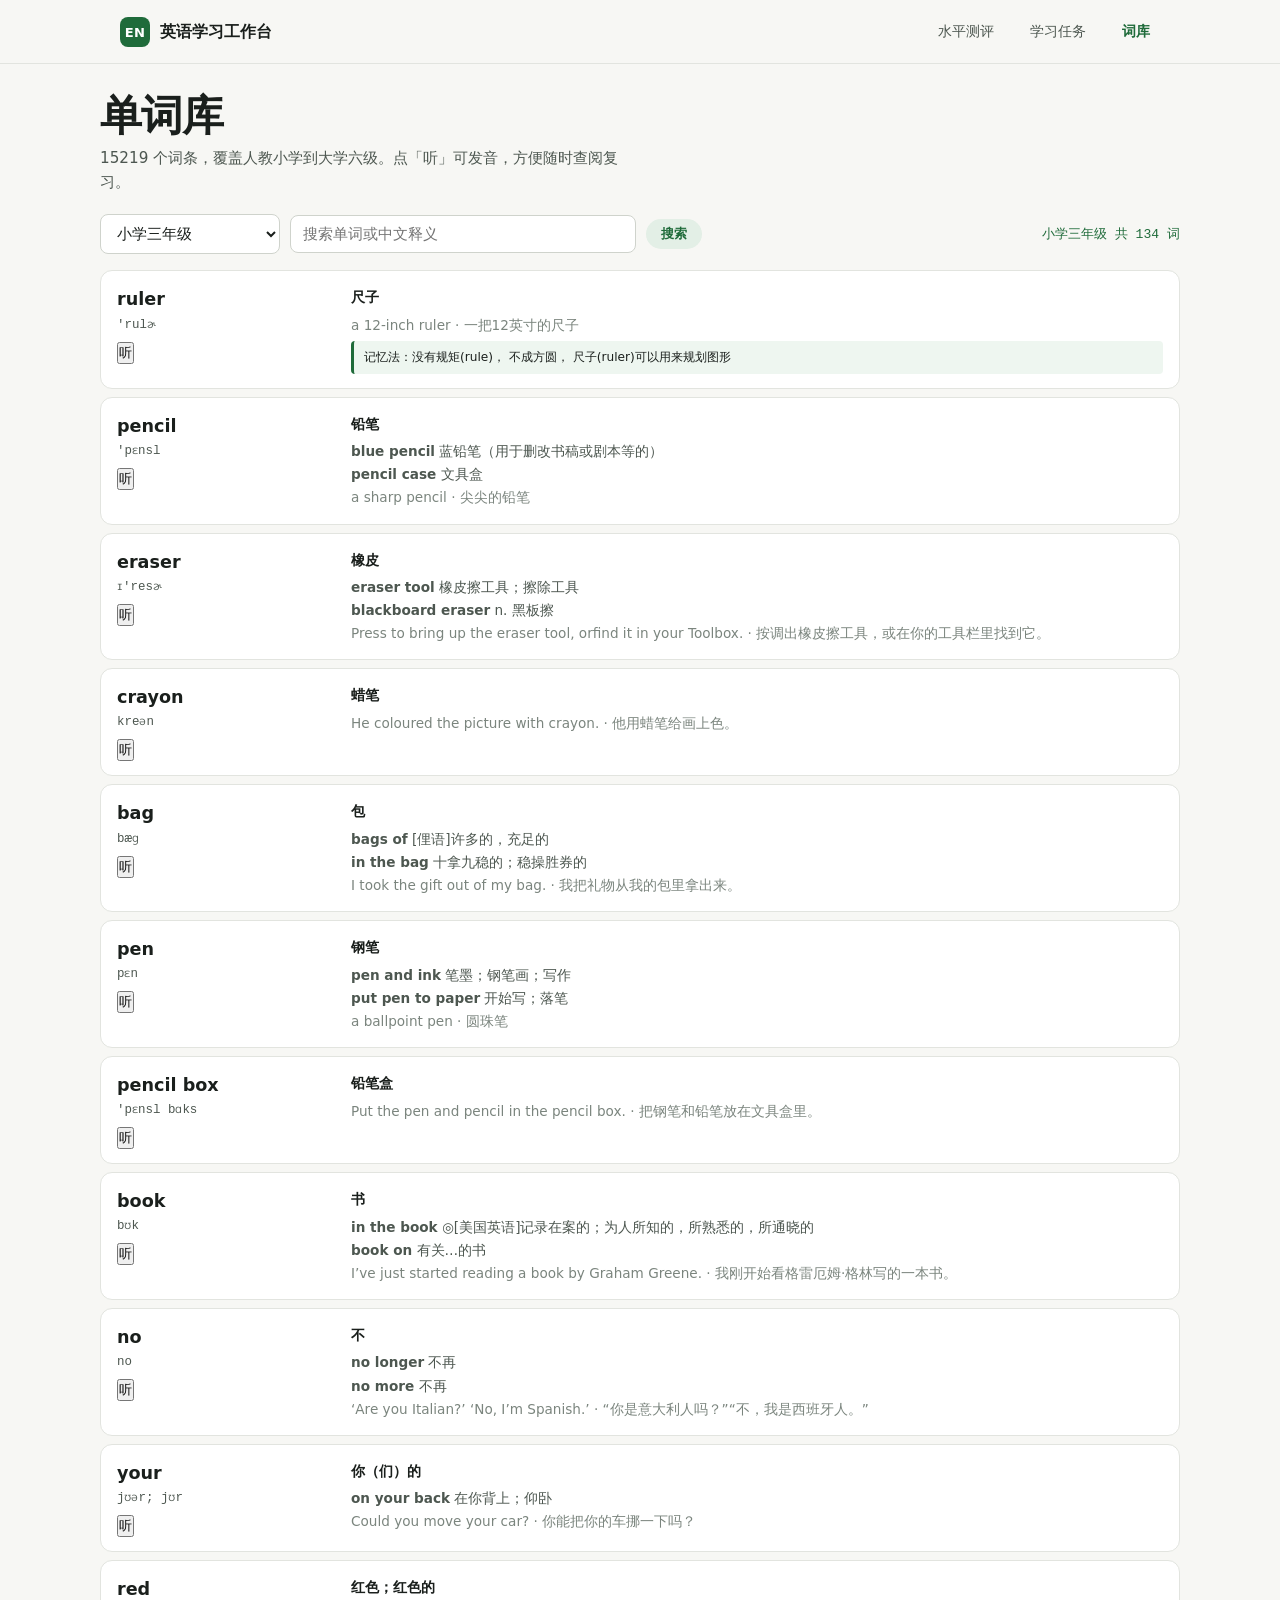
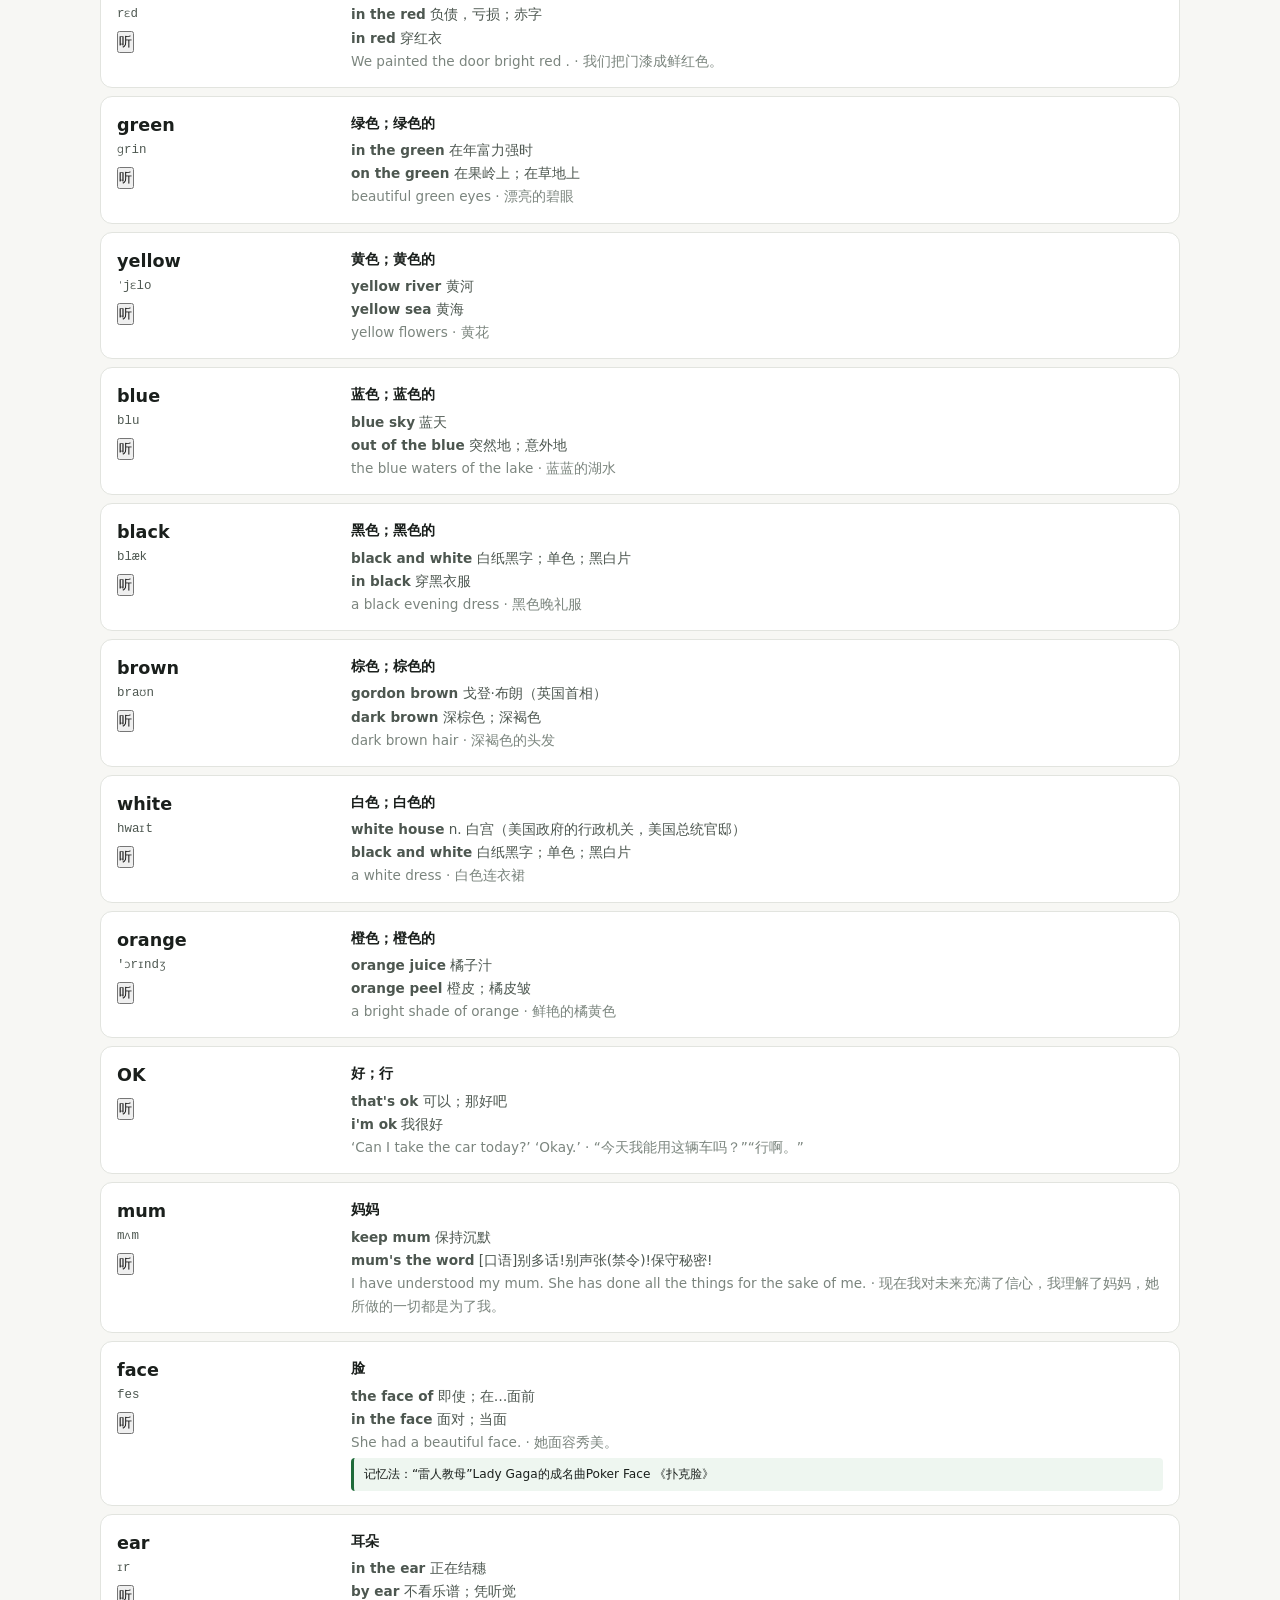
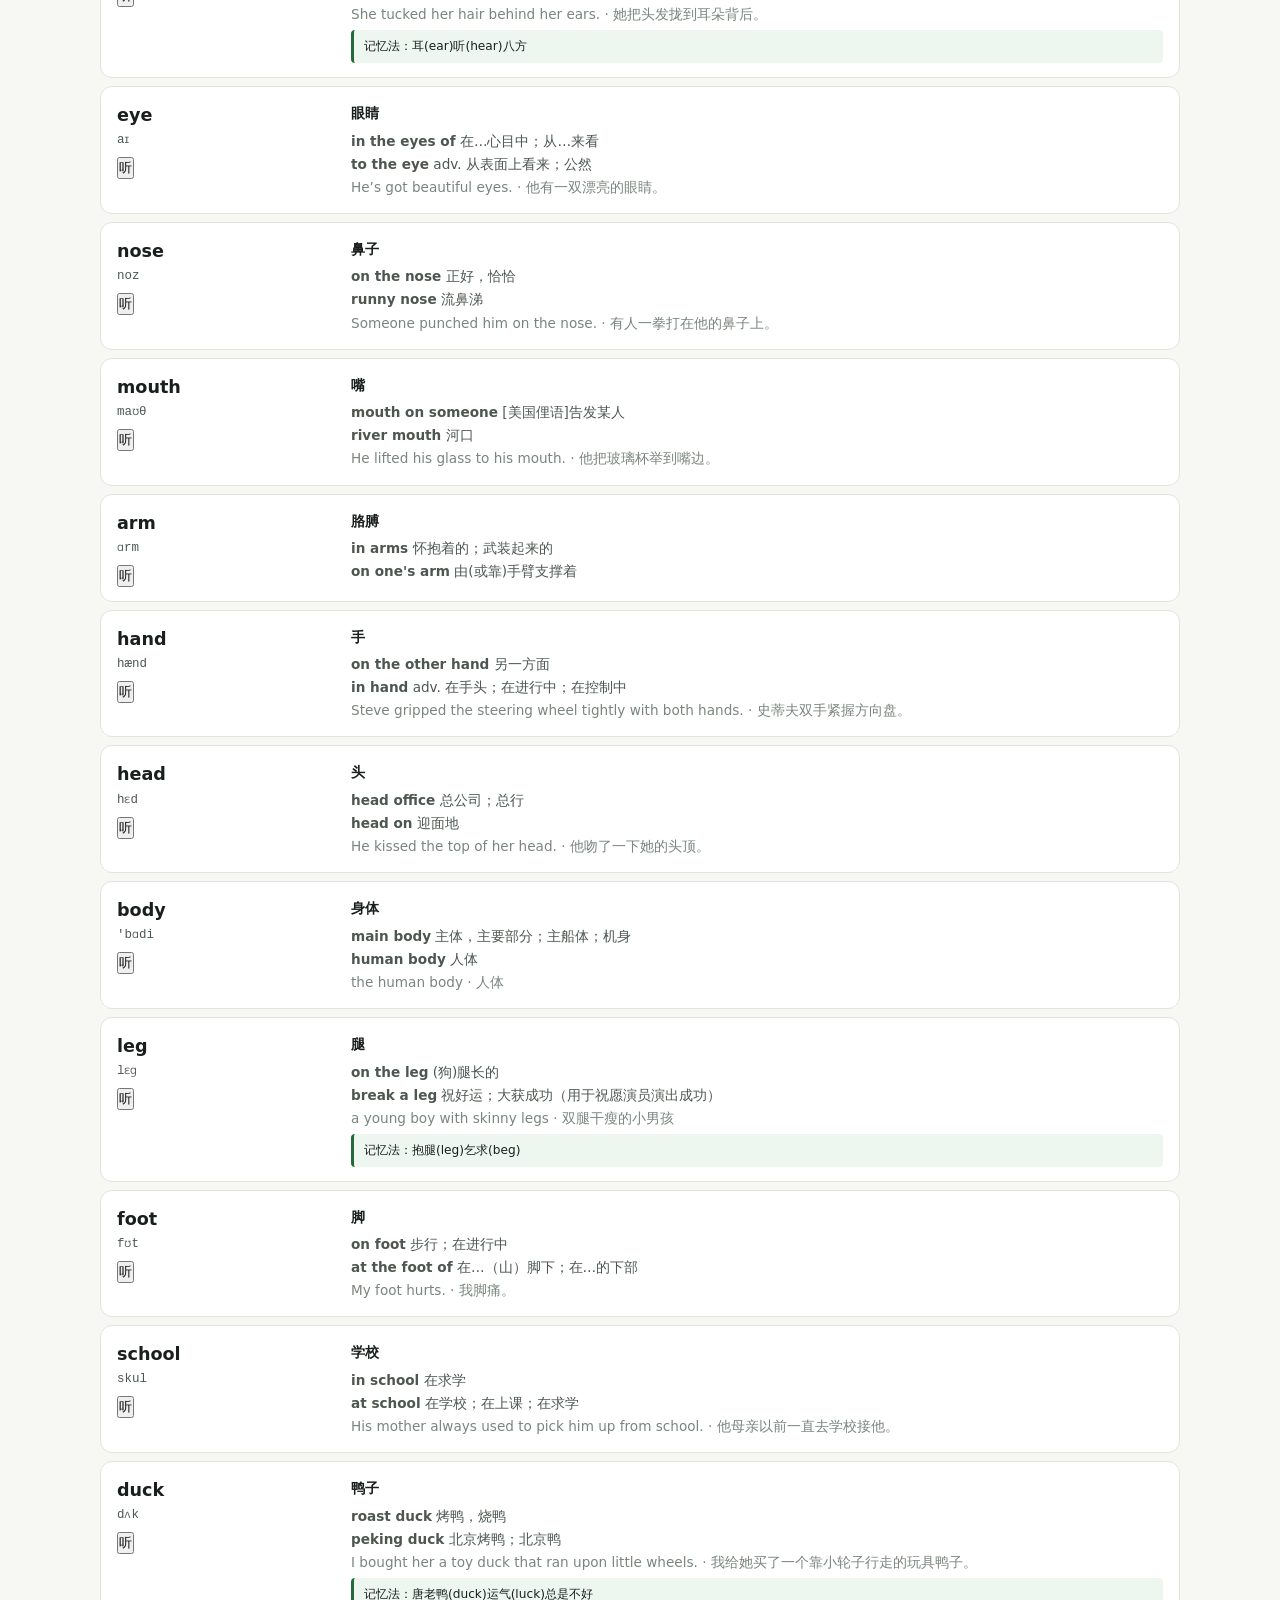
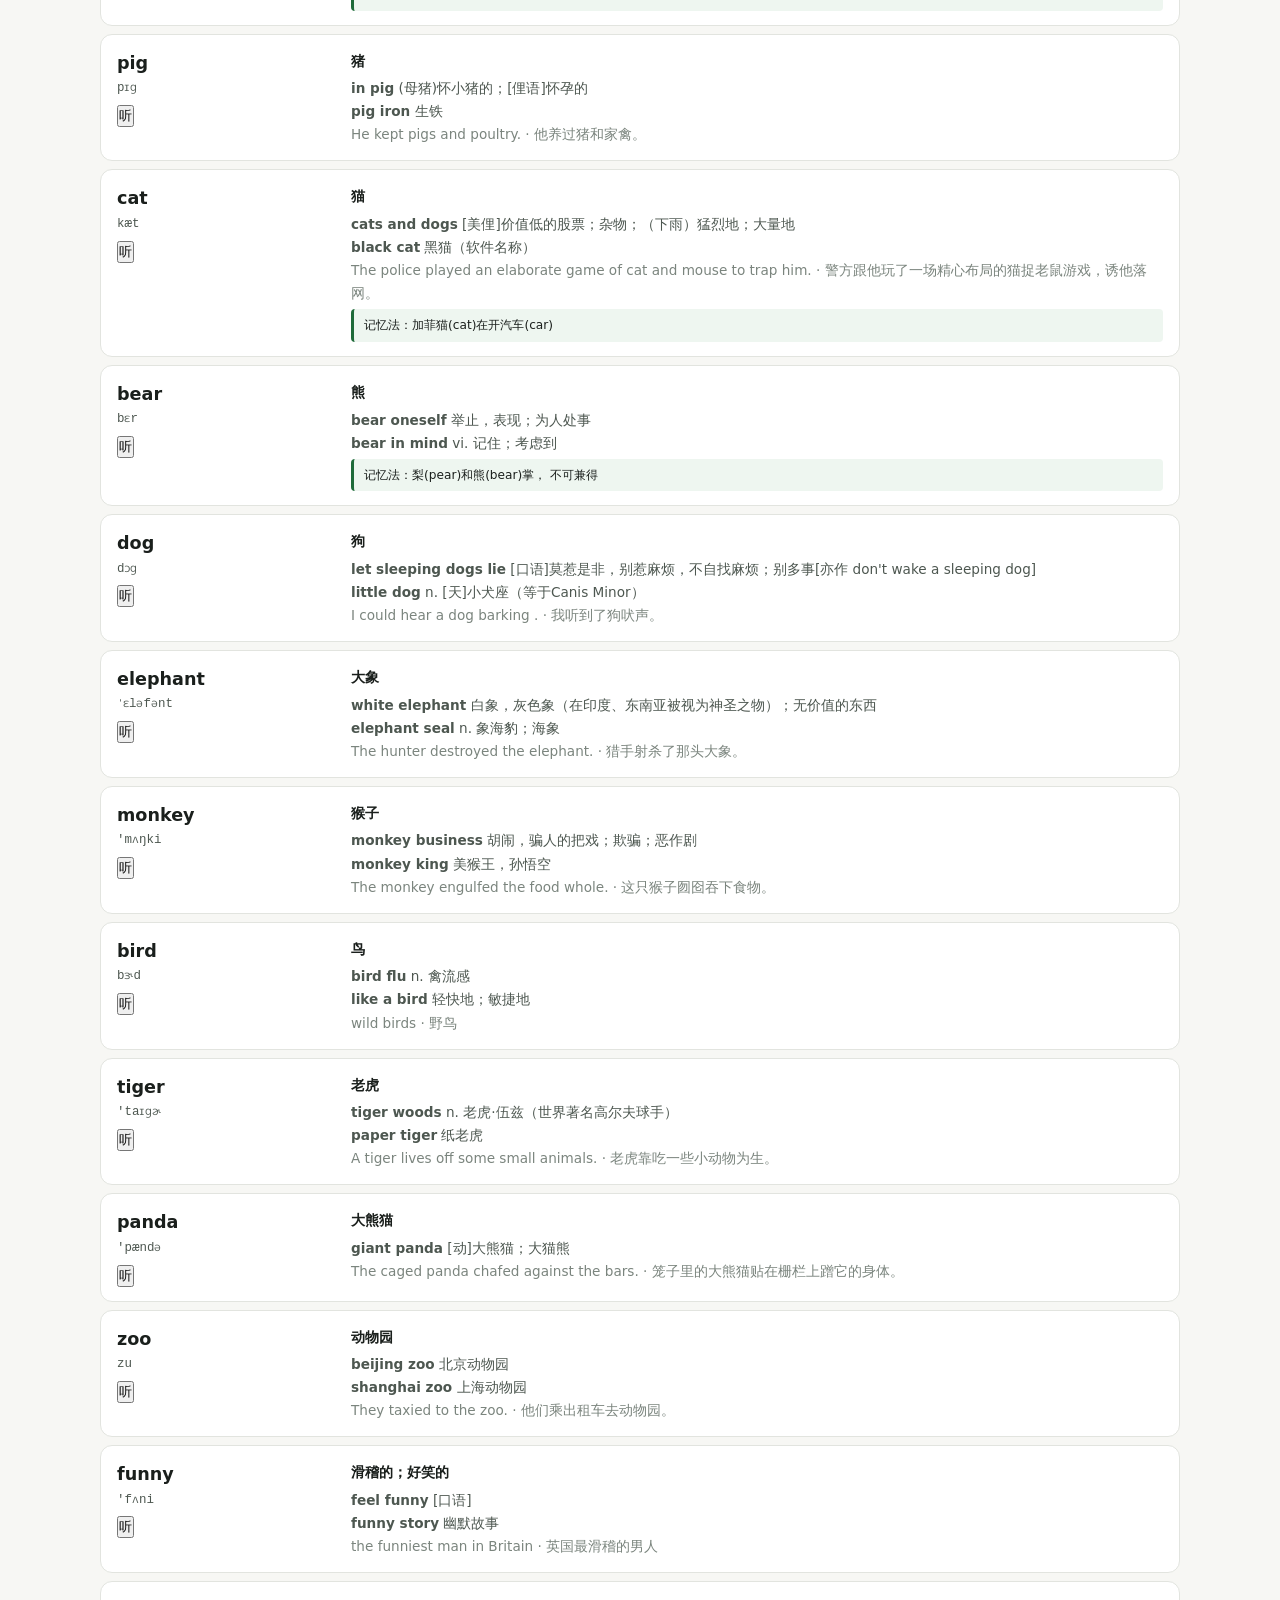
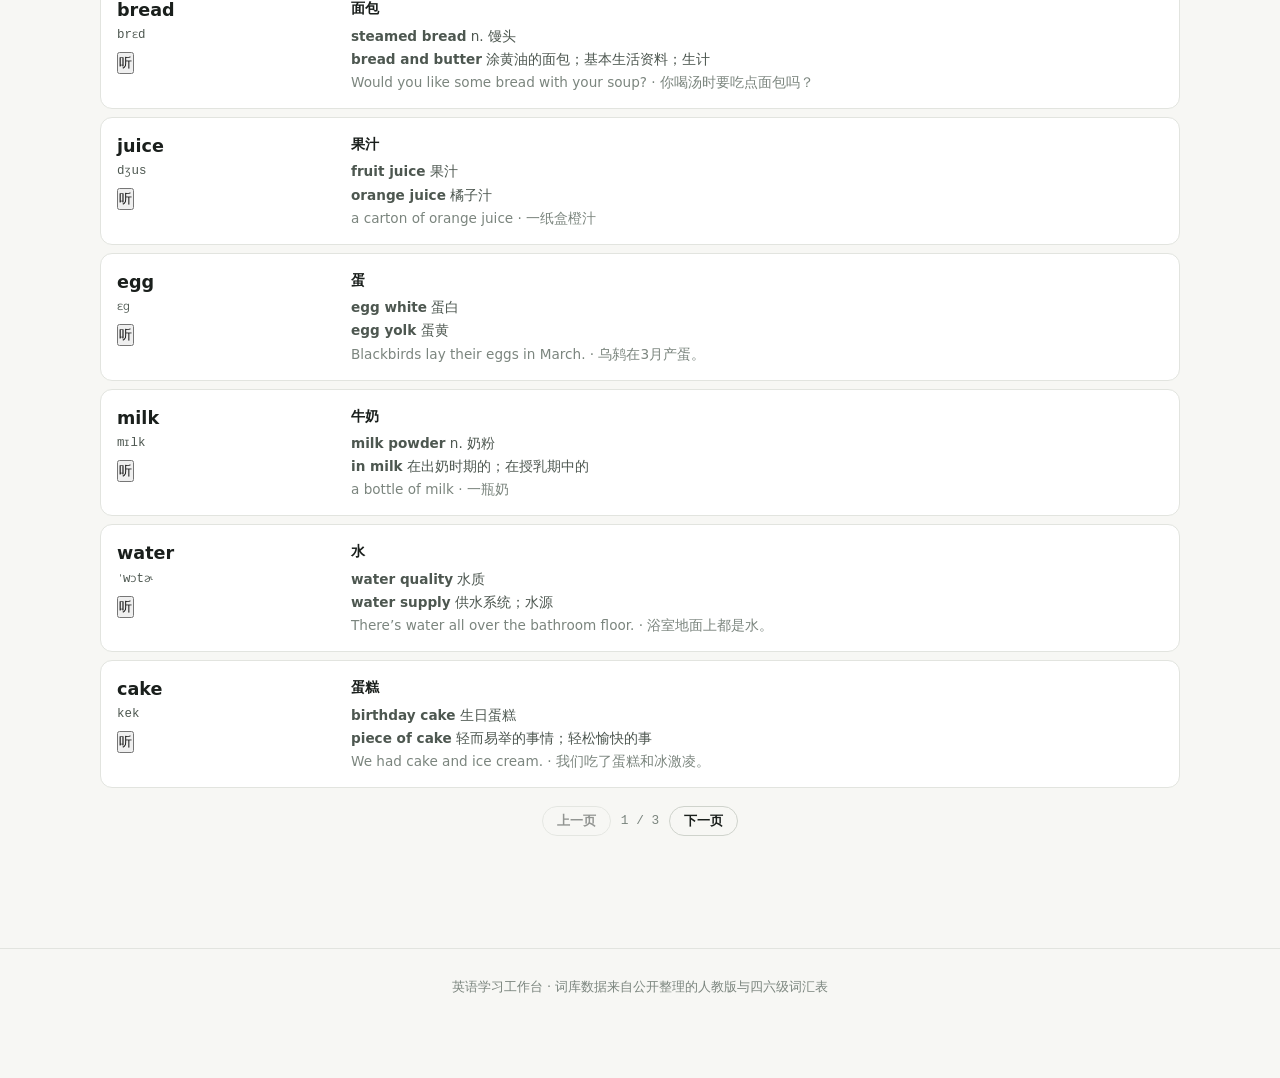
<file: words.html>
<!DOCTYPE html>
<html lang="zh-CN">
<head>
<meta charset="UTF-8">
<meta name="viewport" content="width=device-width, initial-scale=1.0">
<title>英语学习工作台 · 词库</title>
<link rel="stylesheet" href="styles.css">
<style>
.lib-toolbar { display: flex; align-items: center; gap: 10px; margin-bottom: 16px; flex-wrap: wrap; }
.lib-toolbar .select { min-width: 180px; }
.lib-toolbar .search { flex: 1; min-width: 200px; }
.lib-toolbar .spacer { flex: 1; }
.lib-count-total { font-family: var(--font-mono); font-size: .82rem; color: var(--accent); }

/* 单词卡片列表 */
.word-list { display: flex; flex-direction: column; gap: 8px; }
.word-row {
  display: flex; align-items: flex-start; gap: 14px;
  background: var(--bg-elevated); border: 1px solid var(--line);
  border-radius: var(--radius-card); padding: 14px 16px;
  transition: border-color .18s ease;
}
.word-row:hover { border-color: var(--accent); }
.word-main { flex: 0 0 220px; }
.word-main .w { font-size: 1.1rem; font-weight: 750; }
.word-main .p { font-family: var(--font-mono); font-size: .78rem; color: var(--ink-2); margin-top: 2px; }
.word-main .pos { font-size: .74rem; color: var(--ink-3); }
.word-detail { flex: 1; font-size: .85rem; color: var(--ink-2); line-height: 1.7; }
.word-detail .cn { color: var(--ink); font-weight: 600; font-size: .9rem; margin-bottom: 4px; }
.word-detail .phrase-item { display: block; }
.word-detail .sent-item { display: block; color: var(--ink-3); }
.word-detail .rem { display: block; margin-top: 4px; padding: 6px 10px; background: var(--accent-softer); border-left: 3px solid var(--accent); border-radius: 4px; font-size: .76rem; color: var(--ink); }

/* 分页 */
.pager { display: flex; align-items: center; justify-content: center; gap: 10px; margin-top: 18px; }
.pager .info { font-family: var(--font-mono); font-size: .8rem; color: var(--ink-3); }
</style>
</head>
<body>

<nav class="nav">
  <div class="container nav-inner">
    <div class="brand"><span class="brand-mark">EN</span>英语学习工作台</div>
    <div class="nav-spacer"></div>
    <a class="nav-link" href="index.html">水平测评</a>
    <a class="nav-link" href="study.html">学习任务</a>
    <a class="nav-link active" href="words.html">词库</a>
    <span id="navLevel" class="badge-level" style="display:none"></span>
  </div>
</nav>

<main class="container page">
  <h1 class="display" style="margin-bottom:6px">单词库</h1>
  <p class="sub" style="margin-bottom:20px">15219 个词条，覆盖人教小学到大学六级。点「听」可发音，方便随时查阅复习。</p>

  <div class="lib-toolbar">
    <select class="select" id="selLevel" onchange="loadWords(1)"></select>
    <input class="input search" id="searchBox" placeholder="搜索单词或中文释义" onkeydown="if(event.key==='Enter')loadWords(1)">
    <button class="btn btn-soft btn-sm" onclick="loadWords(1)">搜索</button>
    <div class="spacer"></div>
    <span class="lib-count-total" id="totalLabel"></span>
  </div>

  <div id="wordBox"><div class="loading-block"><span class="spinner"></span>加载词库</div></div>
  <div class="pager" id="pager"></div>
</main>

<footer class="footer">英语学习工作台 · 词库数据来自公开整理的人教版与四六级词汇表</footer>

<script src="app.js"></script>
<script>
let curLevel = "cet4";
let curPage = 1;
let totalWords = 0;
const PER = 50;

(async function init() {
  const qs = new URLSearchParams(location.search);
  const pre = qs.get("level");
  const sel = $("#selLevel");
  sel.innerHTML = Object.entries(LEVELS).map(([k, v]) =>
    `<option value="${k}" ${k === pre ? "selected" : ""}>${v}</option>`).join("");
  if (pre) curLevel = pre;
  const st = loadState();
  if (st.user && st.user.level_name) {
    $("#navLevel").textContent = "当前 " + st.user.level_name;
    $("#navLevel").style.display = "inline-block";
  }
  loadWords(1);
})();

async function loadWords(page) {
  curPage = page;
  curLevel = $("#selLevel").value;
  const q = $("#searchBox").value.trim().toLowerCase();
  $("#wordBox").innerHTML = '<div class="loading-block"><span class="spinner"></span>加载词库</div>';
  try {
    const all = await loadLevel(curLevel);
    let filtered = all;
    if (q) filtered = all.filter(w => w.w.toLowerCase().includes(q) || (w.cn || "").includes(q));
    totalWords = filtered.length;
    $("#totalLabel").textContent = (LEVELS[curLevel] || curLevel) + " 共 " + totalWords.toLocaleString() + " 词";
    const pageWords = filtered.slice((page - 1) * PER, page * PER);
    const rows = pageWords.map(w => {
      const phr = (w.ph || []).slice(0, 2).map(p =>
        `<span class="phrase-item"><b>${esc(p.p)}</b> ${esc(p.c)}</span>`).join("");
      const sen = (w.se || []).slice(0, 1).map(s =>
        `<span class="sent-item">${esc(s.e)} · ${esc(s.c)}</span>`).join("");
      const rem = w.rm ? `<span class="rem">记忆法：${esc(w.rm)}</span>` : "";
      return `<div class="word-row">
        <div class="word-main">
          <div class="w">${esc(w.w)}</div>
          <div class="p">${esc(w.us || "")}</div>
          <div class="pos">${esc(w.p || "")}</div>
          ${speakOk ? `<button class="speak-btn" style="margin-top:6px" data-say="${esc(w.w)}" onclick="speak(this.dataset.say)">听</button>` : ""}
        </div>
        <div class="word-detail">
          <div class="cn">${esc(w.cn || "")}</div>
          ${phr}
          ${sen}
          ${rem}
        </div>
      </div>`;
    }).join("");
    $("#wordBox").innerHTML = rows ? `<div class="word-list">${rows}</div>`
      : '<div class="empty"><span class="big">无</span>没有找到匹配的单词</div>';
    const pages = Math.max(1, Math.ceil(totalWords / PER));
    $("#pager").innerHTML = `
      <button class="btn btn-ghost btn-sm" ${page <= 1 ? "disabled" : ""} onclick="loadWords(${page - 1})">上一页</button>
      <span class="info">${page} / ${pages}</span>
      <button class="btn btn-ghost btn-sm" ${page >= pages ? "disabled" : ""} onclick="loadWords(${page + 1})">下一页</button>`;
  } catch (e) {
    $("#wordBox").innerHTML = '<div class="error-banner">加载失败: ' + e.message + "</div>";
  }
}
</script>
</body>
</html>
</file>
<file: styles.css>
/* ============================================================
   英语学习工作台 - 设计系统
   方向: 专注型学习工具 | 墨水纸张 + 森林绿单强调色
   Dials: VARIANCE 5 / MOTION 4 / DENSITY 5
   ============================================================ */

:root {
  --bg: #f7f7f4;
  --bg-elevated: #ffffff;
  --bg-inset: #efefea;
  --ink: #1a1f1c;
  --ink-2: #4d5750;
  --ink-3: #7b857e;
  --line: #e2e4df;
  --line-strong: #cfd3cc;

  /* 森林绿: 全站唯一强调色 */
  --accent: #1f6b3a;
  --accent-strong: #174d2b;
  --accent-soft: #e3efe6;
  --accent-softer: #eef6f0;

  /* 状态色 (仅用于真实语义状态) */
  --ok: #1f6b3a;
  --ok-bg: #e3efe6;
  --warn: #8a6116;
  --warn-bg: #f6eed7;
  --bad: #a03a2e;
  --bad-bg: #f7e6e2;

  --radius-card: 12px;
  --radius-input: 8px;
  --radius-pill: 999px;

  --font: "Segoe UI", "Microsoft YaHei", "PingFang SC", "Hiragino Sans GB", system-ui, -apple-system, sans-serif;
  --font-mono: "Cascadia Mono", "JetBrains Mono", Consolas, "Courier New", monospace;

  --shadow-1: 0 1px 2px rgba(20, 30, 24, .04), 0 2px 8px rgba(20, 30, 24, .05);
  --shadow-2: 0 2px 6px rgba(20, 30, 24, .05), 0 10px 30px rgba(20, 30, 24, .08);

  --nav-h: 64px;
  --translate-h: 68px;
}

@media (prefers-color-scheme: dark) {
  :root {
    --bg: #121512;
    --bg-elevated: #1a1e1a;
    --bg-inset: #0e110e;
    --ink: #e8ece8;
    --ink-2: #aab4ac;
    --ink-3: #7c877f;
    --line: #2b312b;
    --line-strong: #3a423a;

    --accent: #4fbf77;
    --accent-strong: #6fd194;
    --accent-soft: #1d3524;
    --accent-softer: #16261b;

    --ok: #6fd194;
    --ok-bg: #1d3524;
    --warn: #e0b455;
    --warn-bg: #3a2f15;
    --bad: #e08a7d;
    --bad-bg: #3a201c;

    --shadow-1: 0 1px 2px rgba(0, 0, 0, .3);
    --shadow-2: 0 2px 6px rgba(0, 0, 0, .35), 0 10px 30px rgba(0, 0, 0, .4);
  }
}

* { box-sizing: border-box; margin: 0; padding: 0; }

html { scroll-behavior: smooth; }

body {
  font-family: var(--font);
  background: var(--bg);
  color: var(--ink);
  line-height: 1.6;
  font-size: 15px;
  -webkit-font-smoothing: antialiased;
  padding-bottom: var(--translate-h);
}

/* ---------- 排版 ---------- */
h1, h2, h3 { line-height: 1.2; font-weight: 650; letter-spacing: -0.01em; }
.display {
  font-size: clamp(1.8rem, 4vw, 2.6rem);
  font-weight: 750;
  letter-spacing: -0.02em;
  line-height: 1.15;
}
.h2 { font-size: 1.3rem; margin-bottom: 4px; }
.sub { color: var(--ink-2); font-size: .95rem; max-width: 56ch; }
.mono { font-family: var(--font-mono); font-size: .85em; }
.muted { color: var(--ink-3); font-size: .82rem; }

/* ---------- 布局 ---------- */
.container { max-width: 1080px; margin: 0 auto; padding: 0 20px; }
.page { padding: 28px 0 72px; }
.grid { display: grid; gap: 20px; }
.g2 { grid-template-columns: 1fr; }
@media (min-width: 860px) {
  .g2 { grid-template-columns: 1.2fr .8fr; }
}

/* ---------- 导航 ---------- */
.nav {
  position: sticky; top: 0; z-index: 40;
  height: var(--nav-h);
  background: color-mix(in srgb, var(--bg) 86%, transparent);
  backdrop-filter: blur(12px);
  -webkit-backdrop-filter: blur(12px);
  border-bottom: 1px solid var(--line);
}
.nav-inner { height: var(--nav-h); display: flex; align-items: center; gap: 16px; }
.brand { display: flex; align-items: center; gap: 10px; font-weight: 750; font-size: 1.02rem; }
.brand-mark {
  width: 30px; height: 30px; border-radius: 8px;
  background: var(--accent); color: #fff;
  display: grid; place-items: center;
  font-weight: 800; font-size: .82rem; letter-spacing: .02em;
}
.nav-spacer { flex: 1; }
.nav-link {
  color: var(--ink-2); text-decoration: none; font-size: .9rem;
  padding: 6px 10px; border-radius: var(--radius-pill);
  transition: color .18s ease, background .18s ease;
}
.nav-link:hover { color: var(--ink); background: var(--bg-inset); }
.nav-link.active { color: var(--accent); font-weight: 650; }
.badge-level {
  font-family: var(--font-mono); font-size: .74rem;
  color: var(--accent); background: var(--accent-soft);
  padding: 3px 10px; border-radius: var(--radius-pill);
  border: 1px solid color-mix(in srgb, var(--accent) 30%, transparent);
}

/* ---------- 卡片 ---------- */
.card {
  background: var(--bg-elevated);
  border: 1px solid var(--line);
  border-radius: var(--radius-card);
  padding: 20px;
  box-shadow: var(--shadow-1);
}
.card-tight { padding: 14px 16px; }
.section-title { display: flex; align-items: baseline; gap: 10px; margin-bottom: 14px; }
.section-title .idx { font-family: var(--font-mono); font-size: .74rem; color: var(--accent); }
.section-title h2 { font-size: 1.12rem; }

/* ---------- 按钮 ---------- */
.btn {
  display: inline-flex; align-items: center; justify-content: center; gap: 8px;
  border: 1px solid transparent;
  border-radius: var(--radius-pill);
  font-family: var(--font); font-size: .92rem; font-weight: 650;
  padding: 9px 22px;
  cursor: pointer;
  transition: transform .15s ease, background .18s ease, box-shadow .18s ease, opacity .18s ease;
  text-decoration: none;
}
.btn:active { transform: scale(.98); }
.btn:disabled { opacity: .45; cursor: not-allowed; transform: none; }
.btn-primary { background: var(--accent); color: #fff; }
.btn-primary:hover:not(:disabled) { background: var(--accent-strong); box-shadow: 0 2px 10px rgba(31, 107, 58, .25); }
.btn-ghost { background: transparent; color: var(--ink); border-color: var(--line-strong); }
.btn-ghost:hover:not(:disabled) { background: var(--bg-inset); }
.btn-soft { background: var(--accent-soft); color: var(--accent); }
.btn-soft:hover:not(:disabled) { background: var(--accent-softer); }
.btn-sm { padding: 5px 14px; font-size: .82rem; }
.btn-lg { padding: 12px 30px; font-size: 1rem; }

/* ---------- 表单 ---------- */
.field { display: flex; flex-direction: column; gap: 6px; margin-bottom: 14px; }
.field label { font-size: .84rem; font-weight: 600; color: var(--ink-2); }
.input, .select, textarea {
  font-family: var(--font); font-size: .95rem;
  background: var(--bg-elevated);
  color: var(--ink);
  border: 1px solid var(--line-strong);
  border-radius: var(--radius-input);
  padding: 9px 12px;
  transition: border-color .18s ease, box-shadow .18s ease;
}
.input:focus, .select:focus, textarea:focus {
  outline: none;
  border-color: var(--accent);
  box-shadow: 0 0 0 3px color-mix(in srgb, var(--accent) 18%, transparent);
}
textarea { resize: vertical; min-height: 96px; line-height: 1.6; }
.chips { display: flex; flex-wrap: wrap; gap: 8px; }
.chip {
  display: inline-flex; align-items: center; gap: 6px;
  border: 1px solid var(--line-strong); border-radius: var(--radius-pill);
  padding: 6px 14px; font-size: .85rem; cursor: pointer;
  background: var(--bg-elevated); color: var(--ink-2);
  transition: all .15s ease; user-select: none;
}
.chip:hover { border-color: var(--accent); color: var(--accent); }
.chip.on { background: var(--accent-soft); border-color: var(--accent); color: var(--accent); font-weight: 600; }
.chip input { display: none; }

/* ---------- 对话区 (测评) ---------- */
.chat { display: flex; flex-direction: column; gap: 12px; max-height: 420px; overflow-y: auto; padding: 4px 2px; }
.msg { max-width: 82%; padding: 10px 14px; border-radius: 14px; font-size: .93rem; line-height: 1.6; animation: rise .28s ease; }
.msg.ai { align-self: flex-start; background: var(--bg-inset); border: 1px solid var(--line); border-bottom-left-radius: 4px; }
.msg.me { align-self: flex-end; background: var(--accent); color: #fff; border-bottom-right-radius: 4px; white-space: pre-wrap; }
.msg.typing { color: var(--ink-3); font-style: italic; }
.typing::after { content: "..."; animation: dots 1.2s infinite; }
@keyframes dots { 0%, 20% { content: ""; } 40% { content: "."; } 60% { content: ".."; } 80%, 100% { content: "..."; } }
@keyframes rise { from { opacity: 0; transform: translateY(6px); } to { opacity: 1; transform: none; } }
.chat-input-row { display: flex; gap: 8px; margin-top: 12px; }
.chat-input-row .input { flex: 1; }

/* ---------- 结果面板 ---------- */
.result-hero {
  background: linear-gradient(135deg, var(--accent-soft), var(--accent-softer));
  border: 1px solid color-mix(in srgb, var(--accent) 30%, transparent);
  border-radius: var(--radius-card);
  padding: 22px;
}
.result-level { font-size: 1.6rem; font-weight: 800; color: var(--accent); letter-spacing: -0.01em; }
.pill-row { display: flex; flex-wrap: wrap; gap: 8px; margin-top: 10px; }
.pill {
  font-size: .8rem; padding: 4px 12px; border-radius: var(--radius-pill);
  border: 1px solid var(--line-strong); color: var(--ink-2);
}
.pill.ok { background: var(--ok-bg); border-color: color-mix(in srgb, var(--ok) 35%, transparent); color: var(--ok); }
.pill.warn { background: var(--warn-bg); border-color: color-mix(in srgb, var(--warn) 35%, transparent); color: var(--warn); }

/* ---------- 计划卡片 ---------- */
.daytabs { display: flex; gap: 8px; overflow-x: auto; padding-bottom: 6px; margin-bottom: 16px; }
.daytab {
  flex: 0 0 auto;
  border: 1px solid var(--line-strong); background: var(--bg-elevated);
  border-radius: var(--radius-pill); padding: 8px 18px;
  font-size: .88rem; cursor: pointer; color: var(--ink-2);
  transition: all .15s ease;
}
.daytab:hover { border-color: var(--accent); }
.daytab.on { background: var(--accent); border-color: var(--accent); color: #fff; font-weight: 650; }
.daytab small { display: block; font-size: .68rem; opacity: .75; font-weight: 400; }
.task-row {
  display: flex; align-items: flex-start; gap: 12px;
  padding: 12px 2px; border-bottom: 1px solid var(--line);
}
.task-row:last-child { border-bottom: none; }
.task-type {
  flex: 0 0 74px; font-family: var(--font-mono); font-size: .7rem;
  color: var(--accent); background: var(--accent-soft);
  padding: 3px 0; text-align: center; border-radius: 6px; margin-top: 3px;
}
.task-body { flex: 1; }
.task-body .t-title { font-weight: 650; font-size: .92rem; }
.task-body .t-desc { color: var(--ink-2); font-size: .84rem; margin-top: 2px; }
.task-meta { flex: 0 0 auto; text-align: right; font-size: .78rem; color: var(--ink-3); }

/* ---------- 练习题 ---------- */
.quiz { display: flex; flex-direction: column; gap: 14px; }
.quiz-item {
  background: var(--bg-elevated); border: 1px solid var(--line);
  border-radius: var(--radius-card); padding: 16px;
}
.quiz-head { display: flex; align-items: center; gap: 10px; margin-bottom: 8px; }
.quiz-num {
  width: 26px; height: 26px; flex: 0 0 26px; border-radius: 50%;
  background: var(--accent-soft); color: var(--accent);
  font-size: .78rem; font-weight: 700; display: grid; place-items: center;
}
.quiz-type { font-size: .72rem; color: var(--ink-3); font-family: var(--font-mono); }
.quiz-prompt { font-size: 1.02rem; font-weight: 600; margin-bottom: 10px; line-height: 1.5; }
.quiz-hint { font-size: .8rem; color: var(--ink-3); margin-bottom: 8px; }
.quiz-item textarea { width: 100%; }
.verdict {
  margin-top: 10px; padding: 10px 14px; border-radius: var(--radius-input);
  font-size: .86rem; display: none;
}
.verdict.show { display: block; animation: rise .25s ease; }
.verdict.pass { background: var(--ok-bg); color: var(--ok); }
.verdict.fail { background: var(--bad-bg); color: var(--bad); }
.score-badge { float: right; font-family: var(--font-mono); font-weight: 700; }
.answer-reveal { margin-top: 6px; font-size: .8rem; color: var(--ink-3); }

/* ---------- 打卡 ---------- */
.checkin-card { display: flex; align-items: center; gap: 14px; padding: 16px 20px; }
.checkin-stamp {
  width: 44px; height: 44px; border-radius: 50%; flex: 0 0 44px;
  display: grid; place-items: center; font-weight: 800; font-size: .8rem;
}
.checkin-stamp.done { background: var(--ok-bg); color: var(--ok); }
.checkin-stamp.todo { background: var(--bg-inset); color: var(--ink-3); }
.streak { font-family: var(--font-mono); font-size: 1.1rem; font-weight: 700; color: var(--accent); }

/* ---------- 底部翻译栏 ---------- */
.translate-bar {
  position: fixed; bottom: 0; left: 0; right: 0; z-index: 50;
  height: var(--translate-h);
  background: color-mix(in srgb, var(--bg-elevated) 90%, transparent);
  backdrop-filter: blur(14px);
  -webkit-backdrop-filter: blur(14px);
  border-top: 1px solid var(--line);
  display: flex; align-items: center; justify-content: center;
  padding: 10px 20px;
}
.translate-inner {
  width: min(760px, 100%);
  display: flex; align-items: center; gap: 10px;
}
.translate-bar .input { flex: 1; }
.translate-result {
  position: absolute; bottom: calc(var(--translate-h) + 10px);
  left: 50%; transform: translateX(-50%);
  width: min(760px, calc(100% - 40px));
  background: var(--bg-elevated); border: 1px solid var(--line);
  border-radius: var(--radius-card); box-shadow: var(--shadow-2);
  padding: 14px 18px; font-size: .94rem; display: none;
  animation: rise .25s ease;
}
.translate-result.show { display: block; }
.translate-dir { font-family: var(--font-mono); font-size: .7rem; color: var(--ink-3); flex: 0 0 auto; }
.translate-result .t-text { color: var(--ink-3); font-size: .8rem; margin-bottom: 4px; }
.translate-result .t-out { font-size: 1rem; line-height: 1.7; }

/* ---------- 状态 ---------- */
.loading-block { display: flex; align-items: center; gap: 10px; color: var(--ink-2); padding: 16px 0; }
.spinner {
  width: 16px; height: 16px; border-radius: 50%;
  border: 2px solid var(--line-strong); border-top-color: var(--accent);
  animation: spin .8s linear infinite;
}
@keyframes spin { to { transform: rotate(360deg); } }
.empty { text-align: center; color: var(--ink-3); padding: 40px 20px; font-size: .9rem; }
.empty .big { font-size: 2rem; font-weight: 800; color: var(--line-strong); display: block; margin-bottom: 8px; }
.error-banner {
  background: var(--bad-bg); color: var(--bad);
  border-radius: var(--radius-input); padding: 10px 14px; font-size: .86rem; margin-bottom: 12px;
}

/* ---------- 页脚 ---------- */
.footer { padding: 28px 0 12px; color: var(--ink-3); font-size: .8rem; text-align: center; border-top: 1px solid var(--line); margin-top: 40px; }

/* ---------- 动效 ---------- */
@media (prefers-reduced-motion: reduce) {
  * { animation: none !important; transition: none !important; scroll-behavior: auto; }
  .chat, .msg, .verdict, .translate-result { animation: none; }
}

/* 滚动条 */
::-webkit-scrollbar { width: 8px; height: 8px; }
::-webkit-scrollbar-thumb { background: var(--line-strong); border-radius: 4px; }
::-webkit-scrollbar-track { background: transparent; }
</file>
